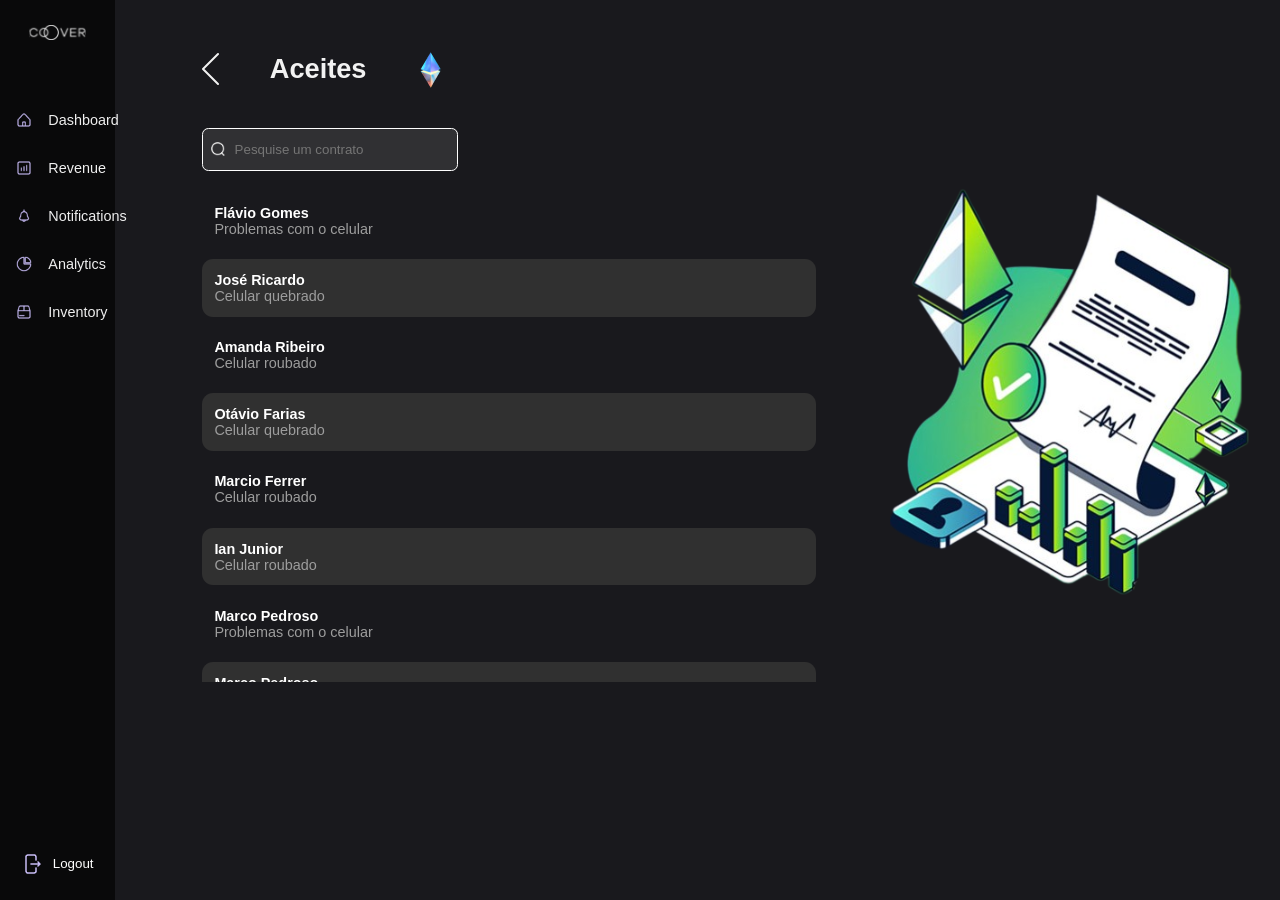
<file: Seguradora/Aceite de indenização/aceiteIndenizacao.html>
<!DOCTYPE html>
<html lang="en">
    <head>
        <meta charset="UTF-8">
        <meta http-equiv="X-UA-Compatible" content="IE=edge">
        <meta name="viewport" content="width=device-width, initial-scale=1.0">
        <title>Coover Indenizações</title>
        <link rel="stylesheet" href="./aceiteIndenizacao.css">
    </head>
<body>
    <nav>
        <div class="logo"></div>
        <ul>
            <li><a href="" class="sidebar-dashboard">Dashboard</a></li>
            <li><a href="" class="sidebar-revenue">Revenue</a></li>
            <li><a href="" class="sidebar-notifications">Notifications</a></li>
            <li><a href="" class="sidebar-analytics">Analytics</a></li>
            <li><a href="" class="sidebar-inventory">Inventory</a></li>
        </ul>
        <button class="logout">Logout</button>
    </nav>
    <main>
        <div class="alinhamento" id="voltarDashboard">
            <img class="voltar" src="../../img/imgSetaEsquerda.svg"/>
            <h1 class="alinhamentotitulo">Aceites</h2>
            <img class="alinhamentotitulo" src="../../../img/ethereum.png"/>
        </div>

        <div class="input-filter-wrapper">
            <input placeholder="Pesquise um contrato" />
        </div>

        <div class="participantes">
            <div class="participante" id="informacoesIndenizacao">
                <p class="id">Flávio Gomes</p>
                <p class="endereco">Problemas com o celular</p>
            </div>
            <div class="participante" id="informacoesIndenizacao">
                <p class="id">José Ricardo</p>
                <p class="endereco">Celular quebrado</p>
            </div>
            <div class="participante" id="informacoesIndenizacao">
                <p class="id">Amanda Ribeiro</p>
                <p class="endereco">Celular roubado</p>
            </div>
            <div class="participante" id="informacoesIndenizacao">
                <p class="id">Otávio Farias</p>
                <p class="endereco">Celular quebrado</p>
            </div>
            <div class="participante" id="informacoesIndenizacao">
                <p class="id">Marcio Ferrer </p>
                <p class="endereco">Celular roubado</p>
            </div>
            <div class="participante" id="informacoesIndenizacao">
                <p class="id">Ian Junior</p>
                <p class="endereco">Celular roubado</p>
            </div>
            <div class="participante" id="informacoesIndenizacao">
                <p class="id">Marco Pedroso</p>
                <p class="endereco">Problemas com o celular</p>
            </div>
            <div class="participante" id="informacoesIndenizacao">
                <p class="id">Marco Pedroso</p>
                <p class="endereco">Problemas com o celular</p>
            </div>
            <div class="participante" id="informacoesIndenizacao">
                <p class="id">Marco Pedroso</p>
                <p class="endereco">Problemas com o celular</p>
            </div>
            <div class="participante" id="informacoesIndenizacao">
                <p class="id">Marco Pedroso</p>
                <p class="endereco">Problemas com o celular</p>
            </div>
        </div>
    </main>
    <div class="alinhamentoImagem">
        <img class="background-image" src="../../../img/imgvisualizacao.svg" alt="">
    </div>
</body>
<script src="./aceitaIndenização1.js"></script>
</html>
</file>
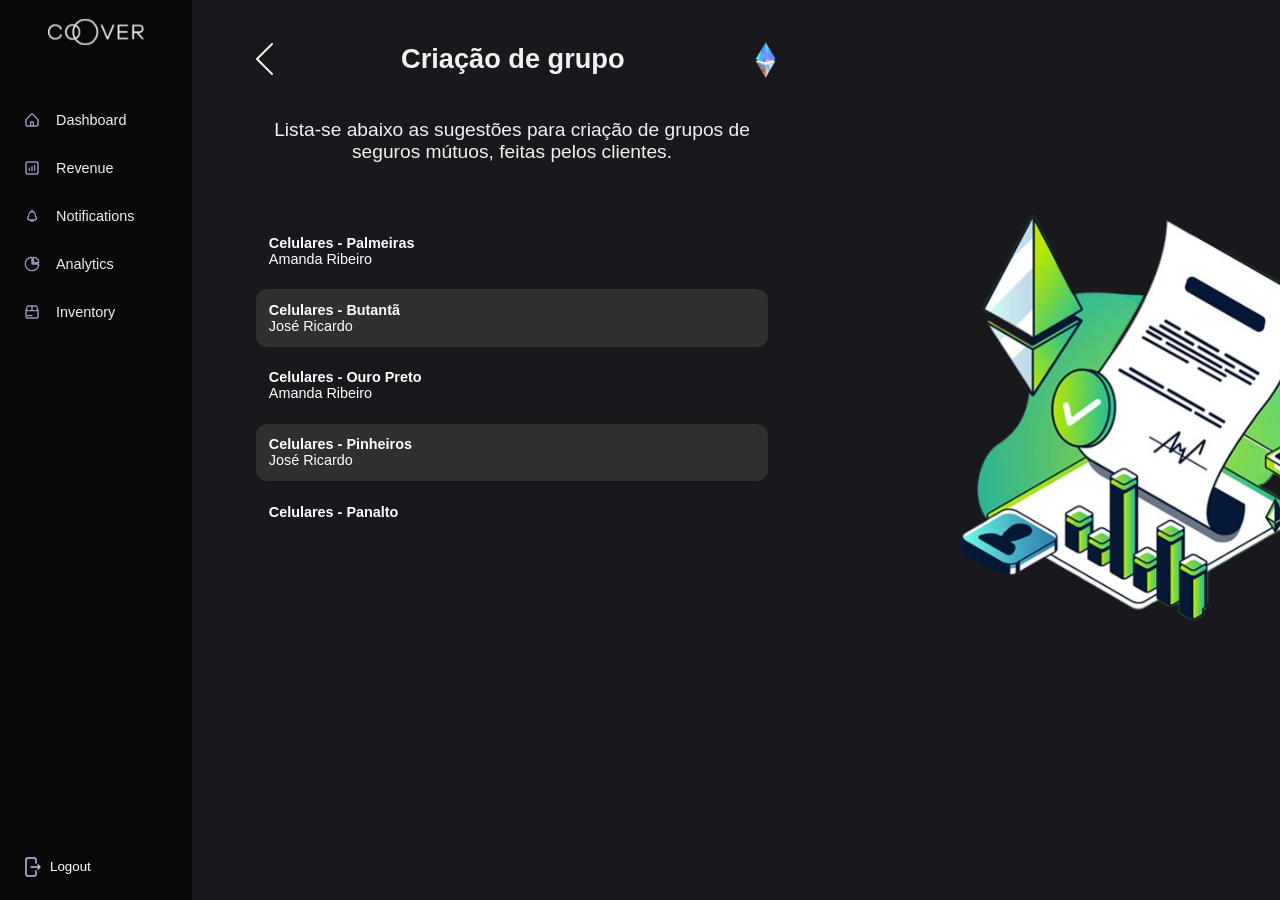
<file: Seguradora/Criação de grupo/visualizacaoGrupo.html>
<!DOCTYPE html>
<html lang="en">
    <head>
        <meta charset="UTF-8">
        <meta http-equiv="X-UA-Compatible" content="IE=edge">
        <meta name="viewport" content="width=device-width, initial-scale=1.0">
        <title>Shopping Mart</title>
        <link rel="stylesheet" href="./visualizacaoGrupo.css">
    </head>
    
<body>
    <nav>
        <div class="logo"></div>
        <ul>
            <li><a href="" class="sidebar-dashboard">Dashboard</a></li>
            <li><a href="" class="sidebar-revenue">Revenue</a></li>
            <li><a href="" class="sidebar-notifications">Notifications</a></li>
            <li><a href="" class="sidebar-analytics">Analytics</a></li>
            <li><a href="" class="sidebar-inventory">Inventory</a></li>
        </ul>
        <button class="logout">Logout</button>
    </nav>
    <main>
        <div class="alinhamentoCelulaTitulo"  onclick="voltarDashboard()">
            <img class="voltar" src="../../img/imgSetaEsquerda.svg">
            <h1 class="alinhamentoTitulo">Criação de grupo</h1>
            <img class="alinhamentoTitulo" src="../../img/ethereum.png">
        </div>

        <p class="textoIntroducaoPagina">Lista-se abaixo as sugestões para criação de grupos de seguros mútuos, feitas pelos clientes.</p>
        
        <div class="alinhamentoCorpoPagina">
            <div class="participantes">
                <div class="participante" id="criarGrupo">
                    <p class="id">Celulares - Palmeiras</p>
                    <p class="endereco">Amanda Ribeiro</p>
                </div>
                <div class="participante"  id="criarGrupo">
                    <p class="id">Celulares - Butantã</p>
                    <p class="endereco">José Ricardo</p>
                </div>
                <div class="participante"  id="criarGrupo">
                    <p class="id">Celulares - Ouro Preto</p>
                    <p class="endereco">Amanda Ribeiro</p>
                </div>
                <div class="participante"  id="criarGrupo">
                    <p class="id">Celulares - Pinheiros</p>
                    <p class="endereco">José Ricardo</p>
                </div>
                <div class="participante"  id="criarGrupo">
                    <p class="id">Celulares - Panalto </p>
                    <p class="endereco">Amanda Ribeiro</p>
                </div>
                <div class="participante"  id="criarGrupo">
                    <p class="id">Celulares - São José dos Campos</p>
                    <p class="endereco">José Ricardo</p>
                </div>
                <div class="participante"  id="criarGrupo">
                    <p class="id">Celulares - Peruíbe</p>
                    <p class="endereco">José Ricardo</p>
                </div>
            </div>
        </div>
    </main>
    <div class="img">
        <img class="imgPagina" src="../../img/imgvisualizacao.svg" alt="">
    </div>
    
</body>
<script src="./gruposSeguroMutuos.js"></script>
</html>
</file>
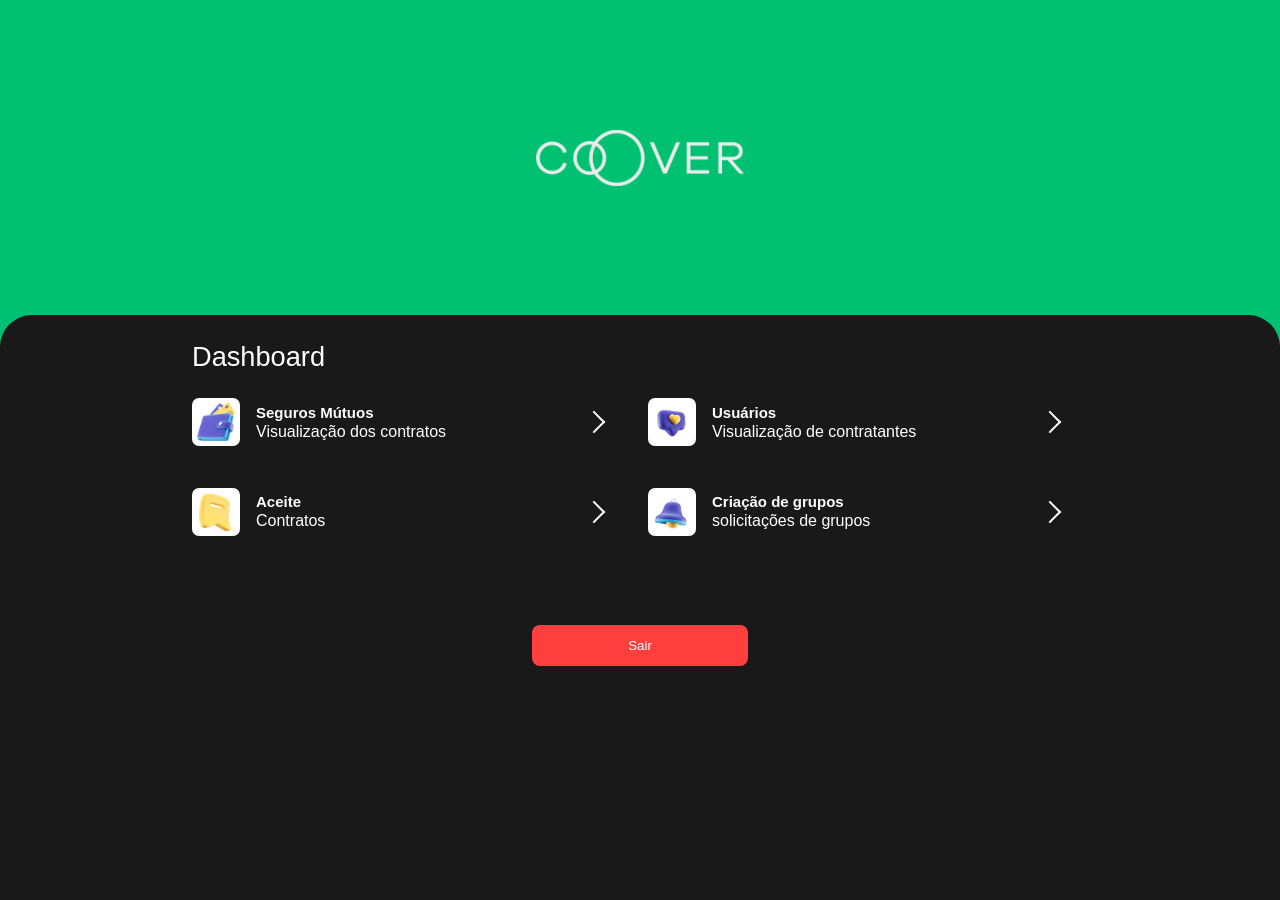
<file: Seguradora/Dashboard/dashboardAdm.html>
<!DOCTYPE html>
<html>
  <head>
    <title>Contratos de Seguros Mútuos</title>
    <link rel="stylesheet" href="./dashboardAdm.css">
  </head>
  <body>

    <header></header>
    
    <div class="body-rounded">
      <!-- Dashboard com botões -->
      <div id="dashboard" src="">
        <p class="texto">Dashboard</p>
        <div class="dashboard-grid">

          <!-- Botão 1 -->
          <button class="dashboard-botao" id="seguroMutuo">
            <img class="dashboard-icone" src="../../img/wallet.png" />
            <div class="dashboard-titulo-subtitulo">
              <p class="dashboard-titulo">Seguros Mútuos</p>
              <p class="dashboard-subtitulo">Visualização dos contratos</p>
            </div>
            <span class="chevron-right"></span>
          </button>

          <!-- Botão 2 -->
          <button class="dashboard-botao" id="usuario">
            <img class="dashboard-icone" src="../../img/chat-balloon.png" />
            <div class="dashboard-titulo-subtitulo">
              <div class="dashboard-titulo">Usuários</div>
              <p class="dashboard-subtitulo">Visualização de contratantes</p>
            </div>
            <span class="chevron-right"></span>
          </button>

          <!-- Botão 4 -->
          <button class="dashboard-botao" id="indenizacoes">
            <img class="dashboard-icone" src="../../img/contract.png" />
            <div class="dashboard-titulo-subtitulo">
              <div class="dashboard-titulo">Aceite</div>
              <p class="dashboard-subtitulo">Contratos</p>
            </div>
            <span class="chevron-right"></span>
          </button>

          <!-- Botão 5 -->
          <button class="dashboard-botao" id="grupoSeguro">
            <img class="dashboard-icone" src="../../img/bell.png" />
            <div class="dashboard-titulo-subtitulo">
              <div class="dashboard-titulo">Criação de grupos</div>
              <p class="dashboard-subtitulo">solicitações de grupos</p>
            </div>
            <span class="chevron-right"></span>
          </button>
          
        </div>
      </div>
      <button class="sair" onclick="sairPlataforma()">Sair</button>
    
    </div>
</body>
<script src="./dashboardAdm.js"></script>
</html>
</file>
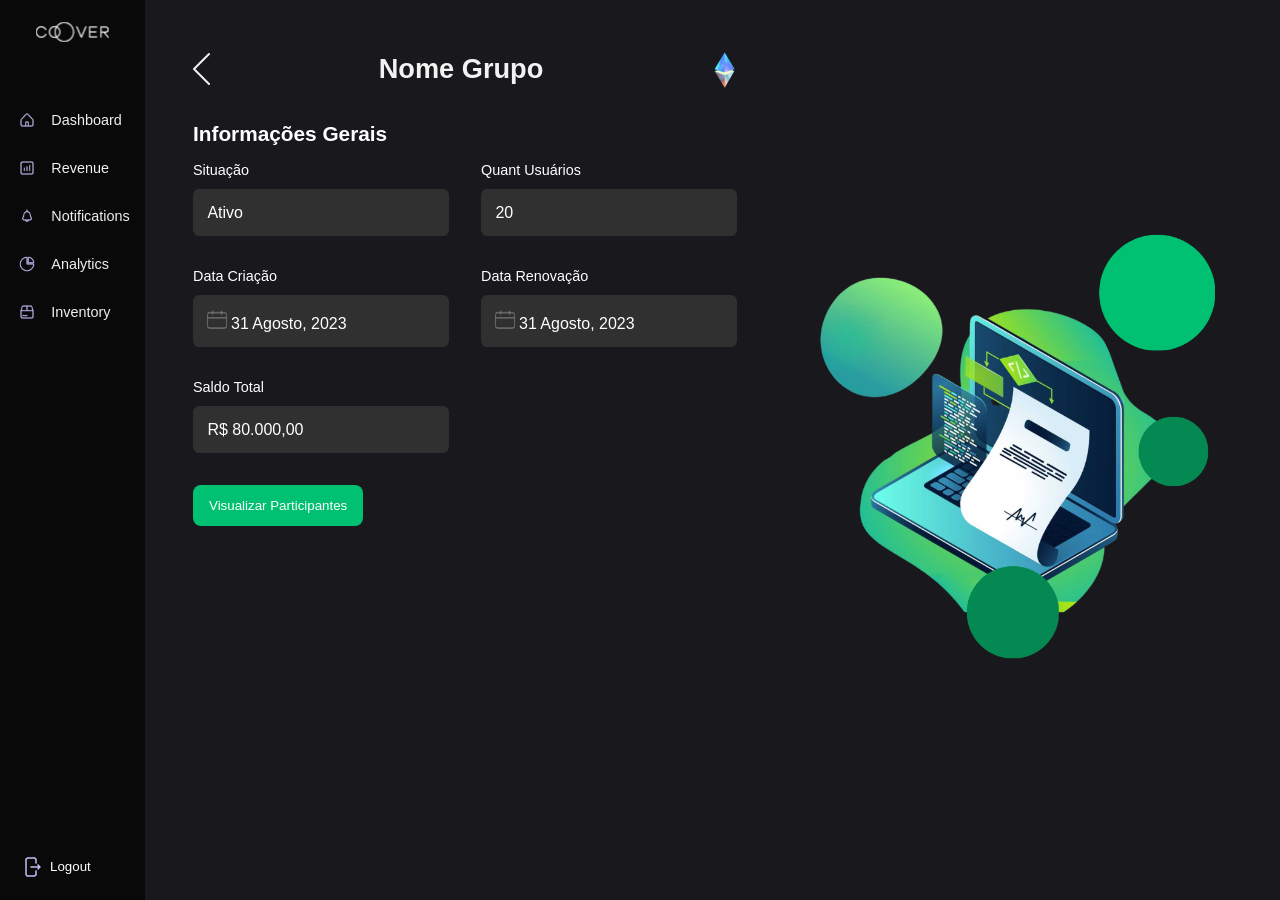
<file: Seguradora/Seguros Mútuos/segurosMutuosInformacao.html>
<!DOCTYPE html>
<html lang="en">
<head>
    <meta charset="UTF-8">
    <meta http-equiv="X-UA-Compatible" content="IE=edge">
    <meta name="viewport" content="width=device-width, initial-scale=1.0">
    <title>Coover - Participantes</title>
    <link rel="stylesheet" href="./segurosMutuosInformacao.css">
</head>
<body>
    <nav>
        <div class="logo"></div>
        <ul>
            <li><a href="" class="sidebar-dashboard">Dashboard</a></li>
            <li><a href="" class="sidebar-revenue">Revenue</a></li>
            <li><a href="" class="sidebar-notifications">Notifications</a></li>
            <li><a href="" class="sidebar-analytics">Analytics</a></li>
            <li><a href="" class="sidebar-inventory">Inventory</a></li>
        </ul>
        <button class="logout">Logout</button>
    </nav>
    <main>
        <div class="alinhamentoPagina" onclick="voltarSeguroVisualizacao()">
            <img class="voltar" id="voltarVisualizacao" src="../../img/imgSetaEsquerda.svg"/>
            <h1>Nome Grupo</h2>
            <img src="../../img/ethereum.png"/>
        </div>
        <h2>Informações Gerais</h2>
        <div class="info-container">
            <div class="info-wrapper">
                <label>Situação</label>
                <p class="saldo-total">Ativo</p>
            </div>
            
            <div class="info-wrapper">
                <label>Quant Usuários</label>
                <p class="saldo-total">20</p>
            </div>

            <div class="info-wrapper">
                <label>Data Criação</label>
                <p class="saldo-total"><img class="imgData" src="../../img/calendar.png"/> 31 Agosto, 2023</p>
            </div>
            
            <div class="info-wrapper">
                <label>Data Renovação</label>
                <p class="saldo-total"><img class="imgData" src="../../img/calendar.png"/> 31 Agosto, 2023</p>
            </div>

            <div class="info-wrapper">
                <label>Saldo Total</label>
                <p class="saldo-total">R$ 80.000,00</p>
            </div>            
        </div>

        <button class="button" onclick="visualizarParticipantes()" >Visualizar Participantes</button>

    </main>
    <img class="background-image" src="../../img/imgHome2.svg">
</body>
<script src="./segurosMutuos.js"></script>
</html>
</file>
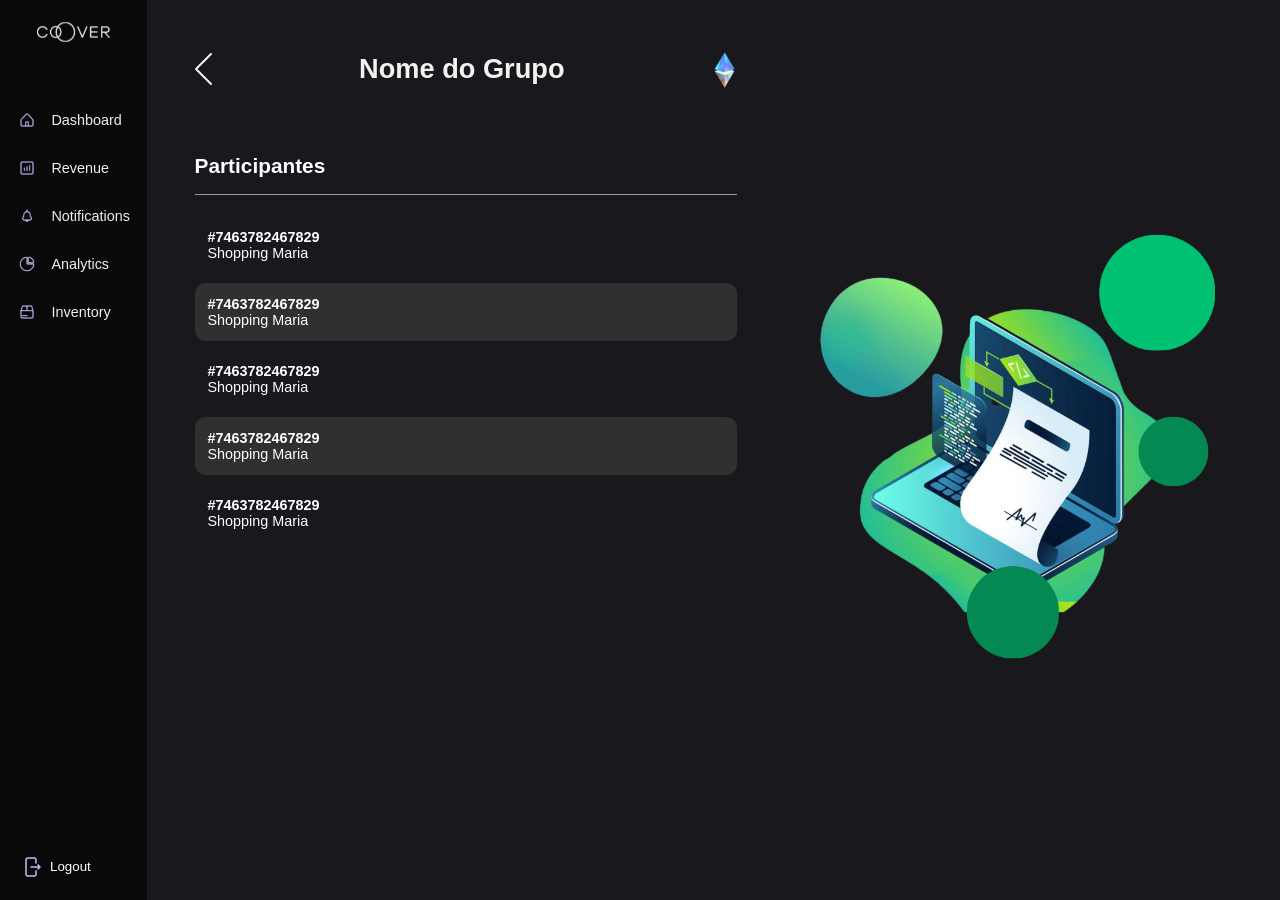
<file: Seguradora/Seguros Mútuos/segurosMutuosParticipantes.html>
<!DOCTYPE html>
<html lang="en">
    <head>
        <meta charset="UTF-8">
        <meta http-equiv="X-UA-Compatible" content="IE=edge">
        <meta name="viewport" content="width=device-width, initial-scale=1.0">
        <title>Grupo - Seguro Mútuo</title>
        <link rel="stylesheet" href="./segurosMutuosParticipantes.css">
    </head>
<body>
    <nav>
        <div class="logo"></div>
        <ul>
            <li><a href="" class="sidebar-dashboard">Dashboard</a></li>
            <li><a href="" class="sidebar-revenue">Revenue</a></li>
            <li><a href="" class="sidebar-notifications">Notifications</a></li>
            <li><a href="" class="sidebar-analytics">Analytics</a></li>
            <li><a href="" class="sidebar-inventory">Inventory</a></li>
        </ul>
        <button class="logout">Logout</button>
    </nav>
    <main>
        <div  onclick="voltarSeguroInformacoes()" class="alinhamentoPagina">
            <img class="voltar" src="../../img/imgSetaEsquerda.svg">
            <h1>Nome do Grupo</h2>
            <img src="../../img/ethereum.png"/>
            
        </div>
        
        <h2>Participantes</h2>
        <div class="participantes alinhamentoTabela">
            <div class="participante" onclick="visualizarUsuario()">
                <p class="id">#7463782467829</p>
                <p class="endereco">Shopping Maria</p>
            </div>
            <div class="participante" onclick="visualizarUsuario()">
                <p class="id">#7463782467829</p>
                <p class="endereco">Shopping Maria</p>
            </div>
            <div class="participante" onclick="visualizarUsuario()">
                <p class="id">#7463782467829</p>
                <p class="endereco">Shopping Maria</p>
            </div>
            <div class="participante" onclick="visualizarUsuario()">
                <p class="id">#7463782467829</p>
                <p class="endereco">Shopping Maria</p>
            </div>
            <div class="participante" onclick="visualizarUsuario()">
                <p class="id">#7463782467829</p>
                <p class="endereco">Shopping Maria</p>
            </div>
            <div class="participante" onclick="visualizarUsuario()">
                <p class="id">#7463782467829</p>
                <p class="endereco">Shopping Maria</p>
            </div>
            <div class="participante" onclick="visualizarUsuario()">
                <p class="id">#7463782467829</p>
                <p class="endereco">Shopping Maria</p>
            </div>
        </div>
    </main>
    <img class="background-image" src="../../img/imgHome2.svg" alt="">
</body>
<script src="./segurosMutuos.js"></script>
</html>
</file>
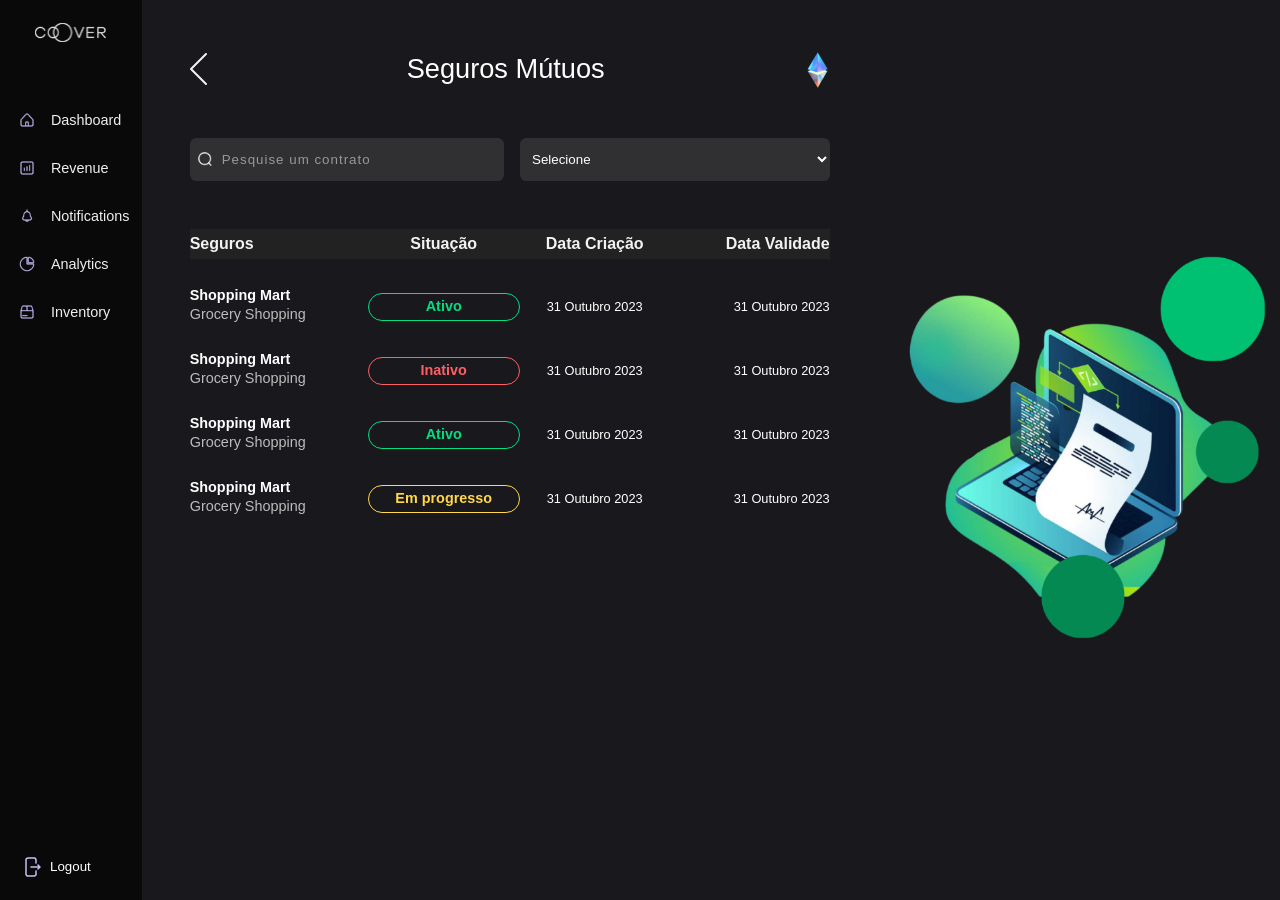
<file: Seguradora/Seguros Mútuos/segurosMutuosVisualizacao.html>
<!DOCTYPE html>
<html lang="en">
<head>
    <meta charset="UTF-8">
    <meta http-equiv="X-UA-Compatible" content="IE=edge">
    <meta name="viewport" content="width=device-width, initial-scale=1.0">
    <title>Seguros Mútuos</title>
    <link rel="stylesheet" href="./segurosMutuosVisualizacao.css">
</head>
<body>
    <div class="alinhamentoPage">
        <nav>
            <div class="logo"></div>
            <ul>
                <li><a href="" class="sidebar-dashboard">Dashboard</a></li>
                <li><a href="" class="sidebar-revenue">Revenue</a></li>
                <li><a href="" class="sidebar-notifications">Notifications</a></li>
                <li><a href="" class="sidebar-analytics">Analytics</a></li>
                <li><a href="" class="sidebar-inventory">Inventory</a></li>
            </ul>
            <button class="logout">Logout</button>
        </nav>
        <main>
            <div class="alinhamento"  onclick="voltarDahboard()">
                <img class="voltar" src="../../img/imgSetaEsquerda.svg">
                <p>Seguros Mútuos</p>
                <img src="../../img/ethereum.png"/>
            </div>
            
            <div class="input-filter-wrapper">
                <input placeholder="Pesquise um contrato" />
                <select name="" id="">
                    <option selected value="">Selecione</option>
                    <option value="">Ativo</option>
                    <option value="">Inativo</option>
                    <option value="">Em progresso</option>
                </select>
            </div>
            <h2 class="mobile-titulo">Seguros Mútuos - Celulares</h2>
            <div class="alinhamentoTabela">
                <table>
                    <thead>
                        <th>Seguros</th>
                        <th>Situação</th>
                        <th>Data Criação</th>
                        <th>Data Validade</th>
                    </thead>
                    <tbody>
                        <tr id="informacaoSeguro">
                            <td class="seguros-name">
                                <p>Shopping Mart</p>
                                <p>Grocery Shopping</p>
                            </td>
                            <td><p class="situacao">Ativo</p></td>
                            <td><p class="data-criacao">31 Outubro 2023</p></td>
                            <td><p class="data-validade">31 Outubro 2023</p></td>
                        </tr>
                        <tr id="informacaoSeguro">
                            <td class="seguros-name">
                                <p>Shopping Mart</p>
                                <p>Grocery Shopping</p>
                            </td>
                            <td><p class="situacao inativo">Inativo</p></td>
                            <td><p class="data-criacao">31 Outubro 2023</p></td>
                            <td><p class="data-validade">31 Outubro 2023</p></td>
                        </tr>
                        <tr id="informacaoSeguro">
                            <td class="seguros-name">
                                <p>Shopping Mart</p>
                                <p>Grocery Shopping</p>
                            </td>
                            <td><p class="situacao">Ativo</p></td>
                            <td><p class="data-criacao">31 Outubro 2023</p></td>
                            <td><p class="data-validade">31 Outubro 2023</p></td>
                        </tr>
                        <tr id="informacaoSeguro">
                            <td class="seguros-name">
                                <p>Shopping Mart</p>
                                <p>Grocery Shopping</p>
                            </td>
                            <td><p class="situacao em-progresso">Em progresso</p></td>
                            <td><p class="data-criacao">31 Outubro 2023</p></td>
                            <td><p class="data-validade">31 Outubro 2023</p></td>
                        </tr>
                        <tr id="informacaoSeguro">
                            <td class="seguros-name">
                                <p>Shopping Mart</p>
                                <p>Grocery Shopping</p>
                            </td>
                            <td><p class="situacao em-progresso">Em progresso</p></td>
                            <td><p class="data-criacao">31 Outubro 2023</p></td>
                            <td><p class="data-validade">31 Outubro 2023</p></td>
                        </tr>
                        <tr id="informacaoSeguro">
                            <td class="seguros-name">
                                <p>Shopping Mart</p>
                                <p>Grocery Shopping</p>
                            </td>
                            <td><p class="situacao em-progresso">Em progresso</p></td>
                            <td><p class="data-criacao">31 Outubro 2023</p></td>
                            <td><p class="data-validade">31 Outubro 2023</p></td>
                        </tr>
                        <tr  id="informacaoSeguro">
                            <td class="seguros-name">
                                <p>Shopping Mart</p>
                                <p>Grocery Shopping</p>
                            </td>
                            <td><p class="situacao em-progresso">Em progresso</p></td>
                            <td><p class="data-criacao">31 Outubro 2023</p></td>
                            <td><p class="data-validade">31 Outubro 2023</p></td>
                        </tr>
                    </tbody>
                </table>
            </div>
        </main>
        <img class="background-image" src="../../img/seguros-bg.png" src="">
    </div>
    
</body>
<script src="./segurosMutuos.js"></script>
</html>
</file>
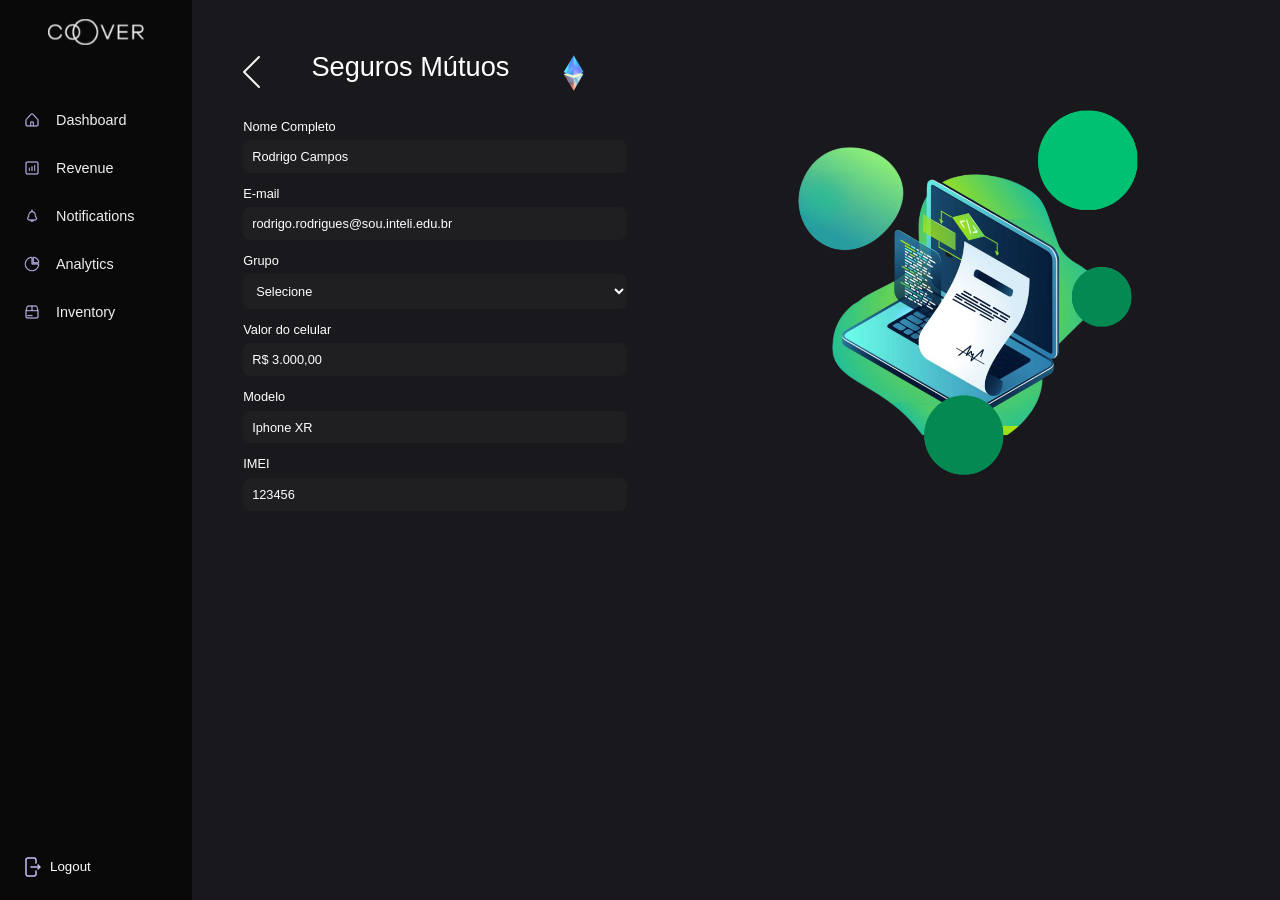
<file: Seguradora/Usuários/informacoesUser.html>
<!DOCTYPE html>
<html lang="en">
    <head>
        <meta charset="UTF-8">
        <meta http-equiv="X-UA-Compatible" content="IE=edge">
        <meta name="viewport" content="width=device-width, initial-scale=1.0">
        <title>Visualização de Usuários</title>
        <link rel="stylesheet" href="./informacoesUser.css">
    </head>
<body>
    <div class="alinhamento">
        <nav>
            <div class="logo"></div>
            <ul>
                <li><a href="" class="sidebar-dashboard">Dashboard</a></li>
                <li><a href="" class="sidebar-revenue">Revenue</a></li>
                <li><a href="" class="sidebar-notifications">Notifications</a></li>
                <li><a href="" class="sidebar-analytics">Analytics</a></li>
                <li><a href="" class="sidebar-inventory">Inventory</a></li>
            </ul>
            <button class="logout">Logout</button>
        </nav>

        <div class="corpo">
            <div class="alinhamentoTitulo" onclick="voltarVisualizacaoUsuario()">
                <img class="voltar" src="../../img/imgSetaEsquerda.svg">
                <p class="titulo" >Seguros Mútuos</p>
                <img class="titulo" src="../../img/ethereum.png"/>
            </div>
            <div class="informacoesUser">
                <div class="alinhamentoInformacoes">
                    <p class="campoInput">Nome Completo</p>
                    <p class="informacoesLabel">Rodrigo Campos</p>
                </div>
                <div class="alinhamentoInformacoes">
                    <p class="campoInput">E-mail</p>
                    <p class="informacoesLabel">rodrigo.rodrigues@sou.inteli.edu.br</p>
                </div>
                <div class="alinhamentoInformacoes">
                    <p class="campoInput">Grupo</p>
                    <select class="informacoesLabel">
                        <option>Selecione</option>
                        <option>Itaquera - Celulares 2</option>
                    </select>
                </div>
                <div class="alinhamentoInformacoes">
                    <p class="campoInput">Valor do celular</p>
                    <p class="informacoesLabel">R$ 3.000,00</p>
                </div>
                <div class="alinhamentoInformacoes">
                    <p class="campoInput">Modelo</p>
                    <p class="informacoesLabel">Iphone XR</p>
                </div>
                <div class="alinhamentoInformacoes">
                    <p class="campoInput">IMEI</p>
                    <p class="informacoesLabel">123456</p>
                </div>
            </div>
        </div>

        <div class="imgAlinhamento">
            <img  class="imgTamanho" src="../../img/imgHome2.svg">
        </div>
    </div>
</body>
<script src="./usuario.js"></script>
</html>
</file>
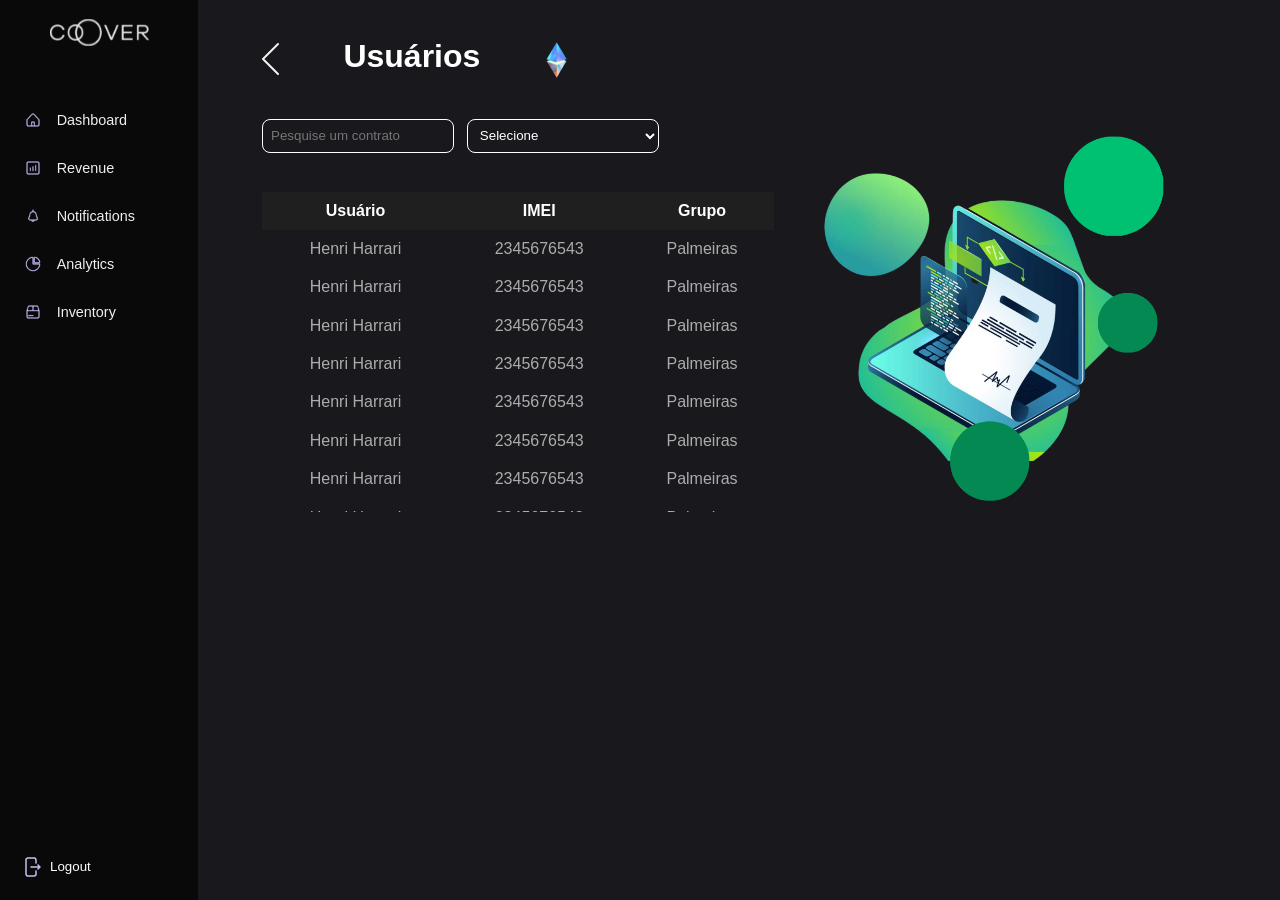
<file: Seguradora/Usuários/visualizacaoUsuario.html>
<!DOCTYPE html>
<html lang="en">
    <head>
        <meta charset="UTF-8">
        <meta http-equiv="X-UA-Compatible" content="IE=edge">
        <meta name="viewport" content="width=device-width, initial-scale=1.0">
        <title>Visualização de Usuários</title>
        <link rel="stylesheet" href="./visualizacaoUsuario.css">
    </head>
<body>
    <div class="alinhamento">
        <nav>
            <div class="logo"></div>
            <ul>
                <li><a href="" class="sidebar-dashboard">Dashboard</a></li>
                <li><a href="" class="sidebar-revenue">Revenue</a></li>
                <li><a href="" class="sidebar-notifications">Notifications</a></li>
                <li><a href="" class="sidebar-analytics">Analytics</a></li>
                <li><a href="" class="sidebar-inventory">Inventory</a></li>
            </ul>
            <button class="logout">Logout</button>
        </nav>
        <div class="corpo">
            <div class="Titulo">

                <div class="alinhamentoPagina"  onclick="voltarDashbard()">
                    <img class="voltar" src="../../img/imgSetaEsquerda.svg">
                    <h1 class="margemTitulo">Usuários</h1>
                    <img class="margemTitulo" src="../../img/ethereum.png"/>
                </div>
                
                <div class="input-filter-wrapper">
                    <input class="pesquisar" placeholder="Pesquise um contrato" />
                    <select class="pesquisar">
                        <option selected value="">Selecione</option>
                        <option value="">Ativo</option>
                        <option value="">Inativo</option>
                        <option value="">Em progresso</option>
                    </select>
                </div>
            </div>
            <div class="rolagemTabela">
                <table class="table">
                    <thead>
                        <tr>
                          <th scope="col">Usuário</th>
                          <th scope="col">IMEI</th>
                          <th scope="col">Grupo</th>
                        </tr>
                    </thead>
                      <tbody>
                        <tr onclick="usuarioInformacoes()">
                          <td>Henri Harrari</td>
                          <td>2345676543</td>
                          <td>Palmeiras</td>
                        </tr>
                        <tr onclick="usuarioInformacoes()">
                        <td>Henri Harrari</td>
                        <td>2345676543</td>
                        <td>Palmeiras</td>
                        </tr>
                        <tr onclick="usuarioInformacoes()">
                        <td>Henri Harrari</td>
                        <td>2345676543</td>
                        <td>Palmeiras</td>
                        </tr>
                        <tr onclick="usuarioInformacoes()">
                        <td>Henri Harrari</td>
                        <td>2345676543</td>
                        <td>Palmeiras</td>
                        </tr>
                        <tr onclick="usuarioInformacoes()">
                        <td>Henri Harrari</td>
                        <td>2345676543</td>
                        <td>Palmeiras</td>
                        </tr>
                        <tr onclick="usuarioInformacoes()">
                        <td>Henri Harrari</td>
                        <td>2345676543</td>
                        <td>Palmeiras</td>
                        </tr>
                        <tr onclick="usuarioInformacoes()">
                        <td>Henri Harrari</td>
                        <td>2345676543</td>
                        <td>Palmeiras</td>
                        </tr>
                        <tr onclick="usuarioInformacoes()">
                        <td>Henri Harrari</td>
                        <td>2345676543</td>
                        <td>Palmeiras</td>
                        </tr>
                        <tr onclick="usuarioInformacoes()">
                        <td>Henri Harrari</td>
                        <td>2345676543</td>
                        <td>Palmeiras</td>
                        </tr>
                        <tr onclick="usuarioInformacoes()">
                        <td>Henri Harrari</td>
                        <td>2345676543</td>
                        <td>Palmeiras</td>
                        </tr>
                        <tr onclick="usuarioInformacoes()">
                        <td>Henri Harrari</td>
                        <td>2345676543</td>
                        <td>Palmeiras</td>
                        </tr>
                      </tbody>
                </table>
            </div>
        </div>
        <div class="imgAlinhamento">
            <img  class="imgTamanho" src="../../img/imgHome2.svg">
        </div>
    </div>
    
</div>
</body>
<script src="./usuario.js"></script>
</html>
</file>
<file: Seguradora/Aceite de indenização/aceiteIndenizacao.css>
*{
    margin: 0;
    padding: 0;
    box-sizing: border-box;
}

body {
    font-family: 'Roboto', sans-serif;
    display: flex;
    justify-content: space-around;
    background-color: #19191D;
}


nav {
    width: 20vw;
    min-width: fit-content;
    display: flex;
    flex-direction: column;
    height: 100vh;
    background-color: #09090A;
}
nav .logo {
    background-image: url(../../../img/LogoCoover.svg);
    background-size: contain;
    background-position: center;
    background-repeat: no-repeat;
    width: 50%;
    align-self: center;
    height: 4rem;
}
nav input {
    width: 80%;
    align-self: center;
    margin-top: 1.5rem;
    padding: .8rem;
    border: none;
    outline: none;
    border-radius: .7rem;
    background-color: #1F1F22;
    background-image: url(../../../img/search.png);
    background-repeat: no-repeat;
    background-position: .3rem center;
    text-indent: 1.3rem;
}
nav input::placeholder {
    color: #EFEFEF;
    font-size: .8rem;
}
nav ul {
    padding-top: 2rem;
}
nav ul li {
    display: flex;
    justify-content: center;
    list-style: none;
}
nav ul li .sidebar-dashboard {
    background-image: url(../../../img/sidebar-home.png);
}
nav ul li .sidebar-revenue {
    background-image: url(../../../img/revenue.png);
}
nav ul li .sidebar-notifications {
    background-image: url(../../../img/notifications.png);
}
nav ul li .sidebar-analytics {
    background-image: url(../../../img/analytics.png);
}
nav ul li .sidebar-inventory {
    background-image: url(../../../img/inventory.png);
}
nav ul li a {
    display: inline-flex;
    align-items: center;
    margin: 1rem 0;
    width: 80%;
    font-size: .9rem;
    text-indent: 2.3rem;
    color: #EFEFEF;
    text-decoration: none;
    background-position: .3rem;
    background-size: contain;
    background-repeat: no-repeat;
}
nav .logout {
    background-image: url(../../../img/logout.png);
    background-repeat: no-repeat;
    background-position: .3rem;
    position: absolute;
    left: 1rem;
    bottom: 1rem;
    background-color: transparent;
    text-indent: 1.5rem;
    border: none;
    color: #fff;
    padding: 1vw;
}

.alinhamentoImagem{
    margin-top: 13vw;
    margin-right: 5vw;
}

.participantes{
    overflow: auto;
    height: 55vh;
    width: 50vw;
    margin-left: 3vw;
}

.participante{
    width: 48vw;
}

.voltar{
   cursor: pointer;
}

.alinhamento{
    display: flex;
    margin-left: 3vw;
}

.alinhamentotitulo{
    margin-left: 4vw;
}

.input-filter-wrapper input {
    background-color: #303033;
    border-radius: .4rem;
    color: #fff;
    width: 20vw;
    border: none;
    outline: none;
    background-image: url(../../../img/white-search.png);
    background-repeat: no-repeat;
    background-position: .5rem;
    background-size: .9rem;
    padding: .8rem 3rem .8rem 2rem;
    border: 1px solid #fff;
    margin-left: 3vw;
    margin-top: 3vw;
}
main {
    width: 100%;
    padding: 3rem;
}
main h1 {
    font-size: 1.7rem;
    font-weight: 700;
    color: #F2F2F2;
    display: inline-flex;
    align-items: center ;
}
input{
    color: #EFEFEF;
}
main h1 img {
    height: auto;
    margin-left: 1rem;
}
.background-image {
    display: none;
    height: 50vh;
    justify-self: center;
    align-self: center;
    margin-right: 3vw;
}
main h2 {
    color: #fff;
    margin-top: 3rem;
    font-size: 1.3rem;
    padding: 1rem 0;
    border-bottom: .1rem solid #999;
}
main .participantes {
    margin-top: 1rem;
    display: flex;
    flex-direction: column;
    cursor: pointer;
}
.participantes .participante {
    padding: .8rem;
    border-radius: .7rem;
    margin: .3rem 0;
}
.participantes .participante:nth-child(even) {
    background-color: #303030;
}
.participantes .participante .id {
    color: #fff;
    font-weight: 600;
    font-size: .9rem;
}
.participantes .participante .endereco {
    font-size: .9rem;
}
@media (min-width: 1024px) {
    .background-image {
        display: block;
    }
}
@media (max-width: 428px) {
    nav {
        display: none;
    }
}

main {
    width: 100%;
    padding: 3rem;
}
main h1 {
    font-size: 1.7rem;
    font-weight: 700;
    color: #F2F2F2;
    display: inline-flex;
    align-items: center ;
}
main h1 img {
    height: auto;
    margin-left: 1rem;
}
.background-image {
    display: none;
    height: 50vh;
    justify-self: center;
    align-self: center;
    margin-right: 3rem;
}
main h2 {
    color: #fff;
    margin-top: 3rem;
    font-size: 1.3rem;
    padding: 1rem 0;
    border-bottom: .1rem solid #999;
}
main .participantes {
    margin-top: 1rem;
    display: flex;
    flex-direction: column;
}
.participantes .participante {
    padding: .8rem;
    border-radius: .7rem;
    margin: .3rem 0;
}
.participantes .participante:nth-child(even) {
    background-color: #303030;
}
.participantes .participante .id {
    color: #fff;
    font-weight: 600;
    font-size: .9rem;
}
.participantes .participante .endereco {
    font-size: .9rem;
    color: #9D9D9D;
}
@media (min-width: 1024px) {
    .background-image {
        display: block;
    }
}

/* Remove a aparência padrão da barra de rolagem */
::-webkit-scrollbar {
    width: 8px;
}

::-webkit-scrollbar-track {
    background-color: #f1f1f1;
}

::-webkit-scrollbar-thumb {
    background-color: #888;
}

::-webkit-scrollbar-thumb:hover {
    background-color: #555;
}

.table-container {
    scrollbar-width: thin;
    scrollbar-color: #535353 #8d8d8d;
}

.table-container ::-webkit-scrollbar-track {
    background: #7e7e7e;
}

.table-container ::-webkit-scrollbar-thumb {
    background-color: #373737;
    border-radius: 20px;
    border: 3px solid #696969;
}

.table-container ::-webkit-scrollbar-thumb:hover {
    background-color: #555;
}


@media (max-width: 428px) {

    nav {
        display: none;
    }

    .alinhamentoImagem{
        margin-top: 13vw;
        margin-right: 5vw;
    }
    
    .participantes{
        overflow-y: hidden;
        width: 80vw;
        height: 100%;
    }
    
    .participante{
        width: 70vw;
    }
    
    .voltar{
       cursor: pointer;
    }
    
    .alinhamento{
        display: flex;
        margin-left: 4vw;
    }
    
    .alinhamentotitulo{
        margin-left: 15vw;
    }
    
    .input-filter-wrapper input {
        background-color: #303033;
        border-radius: .4rem;
        color: #fff;
        width: 70vw;
        border: none;
        outline: none;
        background-image: url(../../../img/white-search.png);
        background-repeat: no-repeat;
        background-position: .5rem;
        background-size: .9rem;
        padding: .8rem 3rem .8rem 2rem;
        border: 1px solid #fff;
        margin-left: 3vw;
        margin-top: 10vw;
    }

    .background-image {
        display: none;
        height: 50vh;
        justify-self: center;
        align-self: center;
        margin-right: 3vw;
    }
}

.imgHome{
    margin-top: 5vh;
    margin-left: 5vw;
    width: 45vw;
    height: 80vh;
}

.imgHome2{
    margin-top: 10vh;
    width: 45vw;
    height: 80vh;
}

.logoCoover{
    margin-left: 10vw;
    width: 15vw;
    height: 15vh;
}

.logoCoover2{
    margin-top: 20vh;
    margin-left: 12vw;
    width: 15vw;
    height: 15vh;
}

p{
    color: #ffffff;
    font-family: Arial, Helvetica, sans-serif;
    font-size: 1.7rem;
}

.homeText{
    margin-top: 20vh;
}

.logoMeta{
    width: 3vw;
    height: 5vh;
}

.home{
    display: flex;
}

#metamask{
    display: flex;
    margin-top: 7vh;
    align-items: center;
    justify-content: center;  
    margin-left: 8vw;
}

.textTitulo{
  
    margin-top: 5vh;
    color: #ffffff;
    font-family: Arial, Helvetica, sans-serif;
    font-size: 2.2rem;
}

#continuar{
    
    margin-top: 3vh;
    color: #ffffff;
    font-family: Arial, Helvetica, sans-serif;
    font-size: 1.7rem;

    padding: 10px;
  
    border: none;
    border-radius: 8px;
    cursor: pointer;
    text-align: center;
    width: 9vw;
}
.inputValue{
    margin-top: 5vh;
    color: #ffffff;
    font-family: Arial, Helvetica, sans-serif;
    font-size: 1.5rem;
    margin-left: 12vw;
}

.inputImei{
    width: 25vw;
    height: 4vh;
    border-radius: 8px;
    border: none;
    margin-left: 12vw;
    margin-top: 2vh;
    text-decoration: none;
    outline: 0;
    padding: 10px;
    font-size: 1.5rem;
}

.text3{
    margin-top: 3vh;
    color: #ffffff;
    font-family: Arial, Helvetica, sans-serif;
    font-size: 2.3rem;
    margin-left: 12vw;
}

.text{
    margin-top: 3vh;
    color: #ffffff;
    font-family: Arial, Helvetica, sans-serif;
    font-size: 1.7rem;
}

button{
    padding: 10px;
    background-color: #00C171;
    color: #fff;
    border: none;
    border-radius: 8px;
    cursor: pointer;
    margin-right: 10px;
}

.hash{
    padding: 10px;
    background-color: #00C171;
    color: #fff;
    border: none;
    border-radius: 8px;
    cursor: pointer;
    margin-top: 3vh;
    color: #ffffff;
    font-family: Arial, Helvetica, sans-serif;
    font-size: 1.2rem;
    margin-left: 12vw;
}
  
.hash2{
    padding: 10px;
    color: #ffffff;
    border: none;
    border-radius: 8px;
    cursor: pointer;
    margin-top: 3vh;
    font-family: Arial, Helvetica, sans-serif;
    font-size: 1.2rem;
    margin-left: 12vw;
}
</file>
<file: Seguradora/Criação de grupo/visualizacaoGrupo.css>
body {
    font-family: 'Roboto', sans-serif;
    display: flex;
    justify-content: space-around;
}

nav {
    width: 15vw;
    min-width: fit-content;
    display: flex;
    flex-direction: column;
    height: 100vh;
    background-color: #09090A;
}
nav .logo {
    background-image: url(../../../img/LogoCoover.svg);
    background-size: contain;
    background-position: center;
    background-repeat: no-repeat;
    width: 50%;
    align-self: center;
    height: 4rem;
}
nav input {
    width: 80%;
    align-self: center;
    margin-top: 1.5rem;
    padding: .8rem;
    border: none;
    outline: none;
    border-radius: .7rem;
    background-color: #1F1F22;
    background-image: url(../../../img/search.png);
    background-repeat: no-repeat;
    background-position: .3rem center;
    text-indent: 1.3rem;
}
nav input::placeholder {
    color: #EFEFEF;
    font-size: .8rem;
}
nav ul {
    padding-top: 2rem;
}
nav ul li {
    display: flex;
    justify-content: center;
    list-style: none;
}
nav ul li .sidebar-dashboard {
    background-image: url(../../../img/sidebar-home.png);
}
nav ul li .sidebar-revenue {
    background-image: url(../../../img/revenue.png);
}
nav ul li .sidebar-notifications {
    background-image: url(../../../img/notifications.png);
}
nav ul li .sidebar-analytics {
    background-image: url(../../../img/analytics.png);
}
nav ul li .sidebar-inventory {
    background-image: url(../../../img/inventory.png);
}
nav ul li a {
    display: inline-flex;
    align-items: center;
    margin: 1rem 0;
    width: 80%;
    font-size: .9rem;
    text-indent: 2.3rem;
    color: #EFEFEF;
    text-decoration: none;
    background-position: .3rem;
    background-size: contain;
    background-repeat: no-repeat;
}
nav .logout {
    background-image: url(../../../img/logout.png);
    background-repeat: no-repeat;
    background-position: .3rem;
    position: absolute;
    left: 1rem;
    bottom: 1rem;
    background-color: transparent;
    text-indent: 1.5rem;
}


main {
    width: 60vw;
}

main h1 {
    font-size: 1.7rem;
    font-weight: 700;
    color: #F2F2F2;
    display: inline-flex;
    align-items: center ;
}

input{
    color: #EFEFEF;
}

main h1 img {
    height: auto;
    margin-left: 1rem;
}

.imgPagina {
    display: none;
    height: 50vh;
    justify-self: center;
    align-self: center;
    margin-right: 3rem;
    margin-top: 15vw;
}

.img{
    width: 25vw;
}

.voltar{
    cursor: pointer;
}

.alinhamentoCelulaTitulo{
    margin-top: 3vw;
    margin-left: 5vw;
    display: flex;
}

.alinhamentoTitulo{
    margin-left: 10vw;
}

/* Remove a aparência padrão da barra de rolagem */
::-webkit-scrollbar {
    width: 8px;
}

::-webkit-scrollbar-track {
    background-color: #f1f1f1;
}

::-webkit-scrollbar-thumb {
    background-color: #888;
}

::-webkit-scrollbar-thumb:hover {
    background-color: #555;
}

.table-container {
    scrollbar-width: thin;
    scrollbar-color: #535353 #8d8d8d;
}

.table-container ::-webkit-scrollbar-track {
    background: #7e7e7e;
}

.table-container ::-webkit-scrollbar-thumb {
    background-color: #373737;
    border-radius: 20px;
    border: 3px solid #696969;
}

.table-container ::-webkit-scrollbar-thumb:hover {
    background-color: #555;
}

.alinhamentoCorpoPagina{
    margin-left: 5vw;
    margin-top: 3vw;
    overflow: auto;
    height: 25vw;
    width: 45vw;
}

.participante{
    width: 40vw;
}

.textoIntroducaoPagina{
    font-size: 1.5vw;
    width: 40vw;
    text-align: center;
    color: #F2F2F2;
    margin-left: 5vw;
    margin-top: 3vw;
}

main .participantes {
    margin-top: 1rem;
    display: flex;
    flex-direction: column;
    cursor: pointer;
}
.participantes .participante {
    padding: .8rem;
    border-radius: .7rem;
    margin: .3rem 0;
}
.participantes .participante:nth-child(even) {
    background-color: #303030;
}
.participantes .participante .id {
    color: #fff;
    font-weight: 600;
    font-size: .9rem;
}
.participantes .participante .endereco {
    font-size: .9rem;
}

@media (min-width: 1024px) {
    .imgPagina {
        display: block;
    }
}
@media (max-width: 428px) {

    nav {
        display: none;
    }
    .img{
        display: none;
    }

    main{
        width: 90vw;
    }
    
    .alinhamentoCelulaTitulo{
        margin-top: 15vw;
        margin-left: 4vw;
        display: flex;
    }
    
    .alinhamentoTitulo{
        margin-left: 8vw;
    }
    
    main h1 {
        height: auto;
        margin-left: 1rem;
        font-size: 1.5rem;
    }

    .alinhamentoCorpoPagina{
        margin-left: 10vw;
        height: 100%;
        width: 80vw;
    }
    
    .participante{
        width: 70vw;
    }
    
    .textoIntroducaoPagina{
        font-size: 0.8rem;
        width: 80vw;
        text-align: center;
        color: #F2F2F2;
        margin-left: 5vw;
        margin-top: 8vw;
    }
}

*{
    margin: 0;
    padding: 0;
    box-sizing: border-box;
}

body{
    background-color: #19191D;
}

.imgHome{
    margin-top: 5vh;
    margin-left: 5vw;
    width: 45vw;
    height: 80vh;
}

.imgHome2{
    margin-top: 10vh;
    width: 45vw;
    height: 80vh;
}

.logoCoover{
    margin-left: 10vw;
    width: 15vw;
    height: 15vh;
}

.logoCoover2{
    margin-top: 20vh;
    margin-left: 12vw;
    width: 15vw;
    height: 15vh;
}

p{
    color: #ffffff;
    font-family: Arial, Helvetica, sans-serif;
    font-size: 1.7rem;
}

.homeText{
    margin-top: 20vh;
}

.logoMeta{
    width: 3vw;
    height: 5vh;
}

.home{
    display: flex;
}

#metamask{
    display: flex;
    margin-top: 7vh;
    align-items: center;
    justify-content: center;  
    margin-left: 8vw;
}

.textTitulo{
  
    margin-top: 5vh;
    color: #ffffff;
    font-family: Arial, Helvetica, sans-serif;
    font-size: 2.2rem;
}

#continuar{
    
    margin-top: 3vh;
    color: #ffffff;
    font-family: Arial, Helvetica, sans-serif;
    font-size: 1.7rem;

    padding: 10px;
  
    border: none;
    border-radius: 8px;
    cursor: pointer;
    text-align: center;
    width: 9vw;
}
.inputValue{
    margin-top: 5vh;
    color: #ffffff;
    font-family: Arial, Helvetica, sans-serif;
    font-size: 1.5rem;
    margin-left: 12vw;
}

.inputImei{
    width: 25vw;
    height: 4vh;
    border-radius: 8px;
    border: none;
    margin-left: 12vw;
    margin-top: 2vh;
    text-decoration: none;
    outline: 0;
    padding: 10px;
    font-size: 1.5rem;
}

.text3{
    margin-top: 3vh;
    color: #ffffff;
    font-family: Arial, Helvetica, sans-serif;
    font-size: 2.3rem;
    margin-left: 12vw;
}

.text{
    margin-top: 3vh;
    color: #ffffff;
    font-family: Arial, Helvetica, sans-serif;
    font-size: 1.7rem;
}

button{
    padding: 10px;
    background-color: #00C171;
    color: #fff;
    border: none;
    border-radius: 8px;
    cursor: pointer;
    margin-right: 10px;
}

.hash{
    padding: 10px;
    background-color: #00C171;
    color: #fff;
    border: none;
    border-radius: 8px;
    cursor: pointer;
    margin-top: 3vh;
    color: #ffffff;
    font-family: Arial, Helvetica, sans-serif;
    font-size: 1.2rem;
    margin-left: 12vw;
}
  
.hash2{
    padding: 10px;
    color: #ffffff;
    border: none;
    border-radius: 8px;
    cursor: pointer;
    margin-top: 3vh;
    font-family: Arial, Helvetica, sans-serif;
    font-size: 1.2rem;
    margin-left: 12vw;
}
</file>
<file: Seguradora/Dashboard/dashboardAdm.css>
*{
    margin: 0;
    padding: 0;
    box-sizing: border-box;
    font-family: Arial, Helvetica, sans-serif;
}
body {
    background-color: #00C171;
}


.text{
    color: #fff;
}

.dashboard-titulo-subtitulo {
    display: flex;
    flex-direction: column;
    text-align: left;
    justify-content: space-around;
    margin-left: 16px;
    width: 75%;
    height: 80%;
    color: #fff;
}

.chevron-right {
    display: inline-block;
    border-right: 2px solid #fff;
    border-bottom: 2px solid #fff;
    color: #fff;
    width: 1rem; height: 1rem;
    transform: rotate(-45deg);
}


@media (min-width: 320px) and (max-width: 480px) { 

    header {
        background-color: #00C171;
        background-image: url(../../../img/LogoCoover.svg);
        background-size: 13rem;
        background-position: center;
        background-repeat: no-repeat;
        height: 25vh;
        width: 100vw;
        color: #fff;
    }

    .body-rounded {
        width: 100vw;
        height: 75vh;
        display: flex;
        flex-direction: column;
        border-radius: 2rem 2rem 0 0;
        background-color: #191919;
        align-items: center;
        color: #fff;
    }

    .texto {
        padding: 2rem 0;
        font-size: 1.5rem;
    }

    #dashboard .dashboard-botao {
        display: flex;
        align-items: center;
        width: 75vw;
        height: 20vw;
        border: none;
        background-color: #191919;
        margin-bottom: 2vw;
    }

    .dashboard-titulo {
        font-weight: 700;
        font-size: 15px;
    }

    .dashboard-subtitulo {
        font-size: 0.8rem;
    }

    #dashboard .dashboard-icone {
        width: 3rem;
        height: 3rem;
        padding: 5px;
        background-color: #fff;
        border-radius: 7px;
    }

    .sair {
        background-color: #ff3e3e;
        color: #fff;
        padding: .8rem 6rem;
        margin-top: 2rem;
        border-radius: 8px;
        border: none;
    }
}


@media (min-width: 1024px) and (max-width: 1920px) { 

    header {
        background-color: #00C171;
        background-image: url(../../../img/LogoCoover.svg);
        background-size: 13rem;
        background-position: center;
        background-repeat: no-repeat;
        height: 35vh;
        width: 100vw;
    }

    header .perfil-container {
        display: flex;
        align-items: center;
        padding: 2rem 3rem;
    }

    header .perfil-container p {
        width: 2.5rem;
        height: 2.5rem;
        display: flex;
        justify-content: center;
        align-items: center;
        border-radius: 100%;
        background-color: #fff;
        color: #00C171;
    }
    
    header .perfil-container span {
        margin-left: .7rem;
        font-weight: 600;
    }

    .body-rounded {
        width: 100vw;
        height: 65vh;
        display: flex;
        flex-direction: column;
        border-radius: 2rem 2rem 0 0;
        background-color: #191919;
        align-items: center;
    }

    .status-container {
        display: flex;
        padding: 0 3rem;
        align-items: center;
        justify-content: space-around;
        width: 70vw;
        height: 6rem;
        margin-top: -2rem;
        border-radius: 18px;
        background-color: #191919;
        box-shadow: 0px 3px 39px rgba(0, 0, 0, 0.25);
    }

    #contratos-de-seguros-mutuos, #suporte-em-andamento, #suporte-em-aberto {
        display: flex;
        align-items: center;
    }

    .status-container .status-value {
        font-size: 45px;
        font-weight: 600;
    }

    .status-container .status-name {
        font-size: 13px;
        width: fit-content;
        text-align: center;
        margin-left: 8px;
        line-height: 18px;
    }

    #dashboard {
        width: 70vw;
    }

    #dashboard h2 {
        padding: 1rem 0;
        font-size: 1.2rem;
    }

    #dashboard .dashboard-grid {
        display: grid;
        gap: 1rem;
        grid-template-rows: repeat(3, 1fr);
        grid-template-columns: repeat(2, 1fr);
    }

    #dashboard .dashboard-botao {
        display: flex;
        align-items: center;
        background-color: #191919;
        border: none;
        margin-top: 2vw;
        cursor: pointer;
    }

    .dashboard-titulo {
        font-weight: 700;
        font-size: 15px;
    }

    .texto{
        color: #fff;
        margin-top: 2vw;
        font-size: 1.7rem;
    }

    .dashboard-subtitulo {
        font-size: 1rem;
    }

    #dashboard .dashboard-icone {
        width: 3rem;
        height: 3rem;
        padding: 5px;
        background-color: #fff;
        border-radius: 7px;
    }

    .dashboard-titulo-subtitulo {
        display: flex;
        flex-direction: column;
        text-align: left;
        justify-content: space-around;
        margin-left: 16px;
        width: 75%;
        height: 80%;
        color: #fff;
    }
    
    .chevron-right {
        display: inline-block;
        border-right: 2px solid #fff;
        border-bottom: 2px solid #fff;
        width: 1rem; height: 1rem;
        transform: rotate(-45deg);
    }

    .sair {
        background-color: #ff3e3e;
        color: #fff;
        padding: .8rem 6rem;
        border-radius: 8px;
        border: none;
    }
}
</file>
<file: Seguradora/Seguros Mútuos/segurosMutuosInformacao.css>
body {
    font-family: 'Roboto', sans-serif;
    display: flex;
    justify-content: space-around;
}

.alinhamentoPagina{
    display: flex;
    justify-content: space-between;
}


nav {
    width: 20vw;
    min-width: fit-content;
    display: flex;
    flex-direction: column;
    height: 100vh;
    background-color: #09090A;
}
input{
    color: #F2F2F2;
}
::placeholder{
    color: #F2F2F2;
}
nav .logo {
    background-image: url(../../../img/LogoCoover.svg);
    background-size: contain;
    background-position: center;
    background-repeat: no-repeat;
    width: 50%;
    align-self: center;
    height: 4rem;
}

nav input {
    width: 80%;
    align-self: center;
    margin-top: 1.5rem;
    padding: .8rem;
    border: none;
    outline: none;
    border-radius: .7rem;
    background-color: #1F1F22;
    background-image: url(../../../img/search.png);
    background-repeat: no-repeat;
    background-position: .3rem center;
    text-indent: 1.3rem;
}

nav input::placeholder {
    color: #EFEFEF;
    font-size: .8rem;
}

nav ul {
    padding-top: 2rem;
}

nav ul li {
    display: flex;
    justify-content: center;
    list-style: none;
}

nav ul li .sidebar-dashboard {
    background-image: url(../../../img/sidebar-home.png);
}

nav ul li .sidebar-revenue {
    background-image: url(../../../img/revenue.png);
}

nav ul li .sidebar-notifications {
    background-image: url(../../../img/notifications.png);
}

nav ul li .sidebar-analytics {
    background-image: url(../../../img/analytics.png);
}

nav ul li .sidebar-inventory {
    background-image: url(../../../img/inventory.png);
}

nav ul li a {
    display: inline-flex;
    align-items: center;
    margin: 1rem 0;
    width: 80%;
    font-size: .9rem;
    text-indent: 2.3rem;
    color: #EFEFEF;
    text-decoration: none;
    background-position: .3rem;
    background-size: contain;
    background-repeat: no-repeat;
}

nav .logout {
    background-image: url(../../../img/logout.png);
    background-repeat: no-repeat;
    background-position: .3rem;
    position: absolute;
    left: 1rem;
    bottom: 1rem;
    background-color: transparent;
    text-indent: 1.5rem;
}

.voltar{
    cursor: pointer;
}

@media (min-width: 320px) and (max-width: 480px) { 

    .imgData{
        width: 4vw;
        height: 4vw;
    }

    .info-wrapper{
        margin-top: 5vw;
    }
    
    main {
        width: 100vw;
        padding: 3rem;
    }
    
    main h1 {
        font-size: 1.7rem;
        color: #F2F2F2;
        display: inline-flex;
        align-items: center ;
    }
    
    main h2 {
        font-size: 1.3rem;
        color: #fff;
        margin-top: 2rem;
    }

    
    main .saldo-total {
        padding: .9rem;
        background-color: #303030;
        font-size: 1rem;
        border-radius: .4rem;
        width: 70vw;
    }
    
    main button {
        margin-top: 2rem;
        padding: .8rem 1rem;
        width: 70vw;
        font-weight: bold;
    }
    
    .background-image {
        display: none;
    }

    label{
        color: #fff;
    }
    

}


@media (min-width: 1024px) and (max-width: 1920px) { 

    .imgData{
        width: 1.5vw;
        height: 1.5vw;
    }
    
    main {
        width: 50vw;
        padding: 3rem;
    }
    
    main h1 {
        font-size: 1.7rem;
        color: #F2F2F2;
        display: inline-flex;
        align-items: center ;
    }
    
    main h1 img {
        height: auto;
        margin-left: 1rem;
    }
    
    main h2 {
        font-size: 1.3rem;
        color: #fff;
        margin-top: 2rem;
    }
    
    main .info-container {
        width: 100%;
        margin-top: 1rem;
        display: grid;
        gap: 2rem;
        grid-template-columns: 1fr 1fr;
    }
    
    main .info-container .info-wrapper {
        display: flex;
        flex-direction: column;
        width: 98%;
    }
    
    main .info-container .info-wrapper:last-child {
        width: 100%;
        grid-column: 1 / -1;
    }
    
    main .info-container label {
        color: #fff;
        font-size: .9rem;
        margin-bottom: .7rem;
    }
    
    main .info-container select {
        padding: .8rem;
        border-radius: .3rem;
        background-color: #303030;
        color: #fff;
        border: none;
    }
    
    main .info-container .info-value {
        text-indent: 1.4rem;
        border-radius: .3rem;
        padding: .7rem;
        background-color: #303030;
        font-size: 1rem;
    }
    
    main .info-container .saldo-total {
        padding: .9rem;
        background-color: #303030;
        font-size: 1rem;
        border-radius: .4rem;
        width: 20vw;
    }
    
    main .info-container .info-date {
        display: inline-flex;
        align-items: center;
        font-size: .8rem;
        padding: .8rem;
        background-color: #303030;
        border: none;
        border-radius: .3rem;
        font-style: italic;
    }
    
    main .info-container .info-date img {
        margin-right: 1rem;
    }
    
    main button {
        margin-top: 2rem;
        padding: .8rem 1rem;
    }
    
    .background-image {
        display: none;
        height: 50vh;
        justify-self: center;
        align-self: center;
        margin-right: 3rem;
        width: 40vw;
    }
    
}


@media (min-width: 1240px) {
    main .info-container {
        width: 60%;
    }
    .background-image {
        display: block;
    }
}

@media (max-width: 428px) {

    nav {
        display: none;
    }

}

*{
    margin: 0;
    padding: 0;
    box-sizing: border-box;
}

body{
    background-color: #19191D;
}

.imgHome{
    margin-top: 5vh;
    margin-left: 5vw;
    width: 45vw;
    height: 80vh;
}

.imgHome2{
    margin-top: 10vh;
    width: 45vw;
    height: 80vh;
}

.logoCoover{
    margin-left: 10vw;
    width: 15vw;
    height: 15vh;
}

.logoCoover2{
    margin-top: 20vh;
    margin-left: 12vw;
    width: 15vw;
    height: 15vh;
}

p{
    color: #ffffff;
    font-family: Arial, Helvetica, sans-serif;
    font-size: 1.7rem;
}

.homeText{
    margin-top: 20vh;
}

.logoMeta{
    width: 3vw;
    height: 5vh;
}

.home{
    display: flex;
}

#metamask{
    display: flex;
    margin-top: 7vh;
    align-items: center;
    justify-content: center;  
    margin-left: 8vw;
}

.textTitulo{
  
    margin-top: 5vh;
    color: #ffffff;
    font-family: Arial, Helvetica, sans-serif;
    font-size: 2.2rem;
}

#continuar{
    
    margin-top: 3vh;
    color: #ffffff;
    font-family: Arial, Helvetica, sans-serif;
    font-size: 1.7rem;

    padding: 10px;
  
    border: none;
    border-radius: 8px;
    cursor: pointer;
    text-align: center;
    width: 9vw;
}
.inputValue{
    margin-top: 5vh;
    color: #ffffff;
    font-family: Arial, Helvetica, sans-serif;
    font-size: 1.5rem;
    margin-left: 12vw;
}

.inputImei{
    width: 25vw;
    height: 4vh;
    border-radius: 8px;
    border: none;
    margin-left: 12vw;
    margin-top: 2vh;
    text-decoration: none;
    outline: 0;
    padding: 10px;
    font-size: 1.5rem;
}

.text3{
    margin-top: 3vh;
    color: #ffffff;
    font-family: Arial, Helvetica, sans-serif;
    font-size: 2.3rem;
    margin-left: 12vw;
}

.text{
    margin-top: 3vh;
    color: #ffffff;
    font-family: Arial, Helvetica, sans-serif;
    font-size: 1.7rem;
}

button{
    padding: 10px;
    background-color: #00C171;
    color: #fff;
    border: none;
    border-radius: 8px;
    cursor: pointer;
    margin-right: 10px;
}
</file>
<file: Seguradora/Seguros Mútuos/segurosMutuosParticipantes.css>
body {
    font-family: 'Roboto', sans-serif;
    display: flex;
    justify-content: space-around;
}

nav {
    width: 25vw;
    min-width: fit-content;
    display: flex;
    flex-direction: column;
    height: 100vh;
    background-color: #09090A;
}

nav .logo {
    background-image: url(../../../img/LogoCoover.svg);
    background-size: contain;
    background-position: center;
    background-repeat: no-repeat;
    width: 50%;
    align-self: center;
    height: 4rem;
}

nav input {
    width: 80%;
    align-self: center;
    margin-top: 1.5rem;
    padding: .8rem;
    border: none;
    outline: none;
    border-radius: .7rem;
    background-color: #1F1F22;
    background-image: url(../../../img/search.png);
    background-repeat: no-repeat;
    background-position: .3rem center;
    text-indent: 1.3rem;
}

nav input::placeholder {
    color: #EFEFEF;
    font-size: .8rem;
}

nav ul {
    padding-top: 2rem;
}

nav ul li {
    display: flex;
    justify-content: center;
    list-style: none;
}

nav ul li .sidebar-dashboard {
    background-image: url(../../../img/sidebar-home.png);
}

nav ul li .sidebar-revenue {
    background-image: url(../../../img/revenue.png);
}

nav ul li .sidebar-notifications {
    background-image: url(../../../img/notifications.png);
}

nav ul li .sidebar-analytics {
    background-image: url(../../../img/analytics.png);
}

nav ul li .sidebar-inventory {
    background-image: url(../../../img/inventory.png);
}

nav ul li a {
    display: inline-flex;
    align-items: center;
    margin: 1rem 0;
    width: 80%;
    font-size: .9rem;
    text-indent: 2.3rem;
    color: #EFEFEF;
    text-decoration: none;
    background-position: .3rem;
    background-size: contain;
    background-repeat: no-repeat;
}

nav .logout {
    background-image: url(../../../img/logout.png);
    background-repeat: no-repeat;
    background-position: .3rem;
    position: absolute;
    left: 1rem;
    bottom: 1rem;
    background-color: transparent;
    text-indent: 1.5rem;
}

main {
    width: 100%;
    padding: 3rem;
}

main h1 {
    font-size: 1.7rem;
    font-weight: 700;
    color: #F2F2F2;
    display: inline-flex;
    align-items: center ;
}

main h1 img {
    height: auto;
    margin-left: 1rem;
}   

.background-image {
    display: none;
    height: 50vh;
    justify-self: center;
    align-self: center;
    margin-right: 3rem;
}

main h2 {
    color: #fff;
    margin-top: 3rem;
    font-size: 1.3rem;
    padding: 1rem 0;
    border-bottom: .1rem solid #999;
}

main .participantes {
    margin-top: 1rem;
    display: flex;
    flex-direction: column;
}

.alinhamentoPagina{
    display: flex;
    justify-content: space-between;
}	

.voltar{
    cursor: pointer;
}

.participantes .participante {
    padding: .8rem;
    border-radius: .7rem;
    margin: .3rem 0;
}

.participantes .participante:nth-child(even) {
    background-color: #303030;
}

.participantes .participante .id {
    color: #fff;
    font-weight: 600;
    font-size: .9rem;
}

.participantes .participante .endereco {
    font-size: .9rem;
}

.participante{
    cursor: pointer;
}

@media (min-width: 1024px) {
    .background-image {
        display: block;
    }

    .alinhamentoTabela{
        height: 330px; 
        overflow-x: auto;
    }
}

@media (max-width: 428px) {
    nav {
        display: none;
    }
}

*{
    margin: 0;
    padding: 0;
    box-sizing: border-box;
}

body{
    background-color: #19191D;
}

.imgHome{
    margin-top: 5vh;
    margin-left: 5vw;
    width: 45vw;
    height: 80vh;
}

.imgHome2{
    margin-top: 10vh;
    width: 45vw;
    height: 80vh;
}

.logoCoover{
    margin-left: 10vw;
    width: 15vw;
    height: 15vh;
}

.logoCoover2{
    margin-top: 20vh;
    margin-left: 12vw;
    width: 15vw;
    height: 15vh;
}

p{
    color: #ffffff;
    font-family: Arial, Helvetica, sans-serif;
    font-size: 1.7rem;
}

.homeText{
    margin-top: 20vh;
}

.logoMeta{
    width: 3vw;
    height: 5vh;
}

.home{
    display: flex;
}

#metamask{
    display: flex;
    margin-top: 7vh;
    align-items: center;
    justify-content: center;  
    margin-left: 8vw;
}

.textTitulo{
  
    margin-top: 5vh;
    color: #ffffff;
    font-family: Arial, Helvetica, sans-serif;
    font-size: 2.2rem;
}

#continuar{
    
    margin-top: 3vh;
    color: #ffffff;
    font-family: Arial, Helvetica, sans-serif;
    font-size: 1.7rem;

    padding: 10px;
  
    border: none;
    border-radius: 8px;
    cursor: pointer;
    text-align: center;
    width: 9vw;
}
.inputValue{
    margin-top: 5vh;
    color: #ffffff;
    font-family: Arial, Helvetica, sans-serif;
    font-size: 1.5rem;
    margin-left: 12vw;
}

.inputImei{
    width: 25vw;
    height: 4vh;
    border-radius: 8px;
    border: none;
    margin-left: 12vw;
    margin-top: 2vh;
    text-decoration: none;
    outline: 0;
    padding: 10px;
    font-size: 1.5rem;
}

.text3{
    margin-top: 3vh;
    color: #ffffff;
    font-family: Arial, Helvetica, sans-serif;
    font-size: 2.3rem;
    margin-left: 12vw;
}

.text{
    margin-top: 3vh;
    color: #ffffff;
    font-family: Arial, Helvetica, sans-serif;
    font-size: 1.7rem;
}

button{
    padding: 10px;
    background-color: #00C171;
    color: #fff;
    border: none;
    border-radius: 8px;
    cursor: pointer;
    margin-right: 10px;
}
</file>
<file: Seguradora/Seguros Mútuos/segurosMutuosVisualizacao.css>
*{
    margin: 0;
    padding: 0;
    box-sizing: border-box;
}

body{
    background-color: #19191D;
    font-family: 'Roboto', sans-serif;
}

.alinhamentoPage{
    display: flex;
}

nav {
    width: 15vw;
    min-width: fit-content;
    display: flex;
    flex-direction: column;
    height: 100vh;
    background-color: #09090A;
}

nav .logo {
    background-image: url(../../../img/LogoCoover.svg);
    background-size: contain;
    background-position: center;
    background-repeat: no-repeat;
    width: 50%;
    align-self: center;
    height: 4rem;
}

nav input {
    width: 80%;
    align-self: center;
    margin-top: 1.5rem;
    padding: .8rem;
    border: none;
    outline: none;
    border-radius: .7rem;
    background-color: #1F1F22;
    background-image: url(../../../img/search.png);
    background-repeat: no-repeat;
    background-position: .3rem center;
    text-indent: 1.3rem;
}

nav input::placeholder {
    color: #EFEFEF;
    font-size: .8rem;
}

nav ul {
    padding-top: 2rem;
}

nav ul li {
    display: flex;
    justify-content: center;
    list-style: none;
}

nav ul li .sidebar-dashboard {
    background-image: url(../../../img/sidebar-home.png);
}

nav ul li .sidebar-revenue {
    background-image: url(../../../img/revenue.png);
}

nav ul li .sidebar-notifications {
    background-image: url(../../../img/notifications.png);
}

nav ul li .sidebar-analytics {
    background-image: url(../../../img/analytics.png);
}

nav ul li .sidebar-inventory {
    background-image: url(../../../img/inventory.png);
}

nav ul li a {
    display: inline-flex;
    align-items: center;
    margin: 1rem 0;
    width: 80%;
    font-size: .9rem;
    text-indent: 2.3rem;
    color: #EFEFEF;
    text-decoration: none;
    background-position: .3rem;
    background-size: contain;
    background-repeat: no-repeat;
}

nav .logout {
    background-image: url(../../../img/logout.png);
    background-repeat: no-repeat;
    background-position: .3rem;
    position: absolute;
    left: 1rem;
    bottom: 1rem;
    background-color: transparent;
    text-indent: 1.5rem;
}

main {
    padding: 3rem;
}

main h1 {
    font-size: rem;
    color: #F2F2F2;
    display: inline-flex;
    align-items: center ;
}

.alinhamento{
    display: flex;
    justify-content: space-between;
    align-items: center;
}

.voltar{
    cursor: pointer;
}

main h1 img {
    height: auto;
    margin-left: 1rem;
    justify-content: space-between;
}

main .input-filter-wrapper {
    width: 50vw;
    display: flex;
    gap: 1rem;
    margin: 3rem 0;
}

main .input-filter-wrapper input {
    background-color: #303033;
    border-radius: .4rem;
    color: #fff;
    width: 100%;
    border: none;
    outline: none;
    background-image: url(../../../img/white-search.png);
    background-repeat: no-repeat;
    background-position: .5rem;
    background-size: .9rem;
    padding: .8rem 3rem .8rem 2rem;
}

main .input-filter-wrapper input::placeholder {
    letter-spacing: 1px;
    color: rgba( 255, 255, 255, .5);
}

main .input-filter-wrapper select {
    background-color: #303033;
    border: none;
    width: 100%;
    padding: .8rem 4rem .8rem .5rem;
    border-radius: .4rem;
    color: #fff;
}

.mobile-titulo {
    font-size: 1.2rem;
    display: none;
    color: #fff;
}

main table {
    width: 100%;
}

main table thead th {
    color: #F2F2F2;
    font-weight: 700;
}

main table tbody tr {
    line-height: 10.9;
} 

main table tbody tr td {
    text-align: center;
    height: min-content;
    line-height: 2rem;
    cursor: pointer;
}

main table thead th:first-of-type, main table tbody tr td:first-of-type {
    text-align: left;
}

main table thead th:last-of-type, main table tbody tr td:last-child {
    text-align: right;
}

main table tbody .seguros-name p {
    font-size: .9rem;
    line-height: .4rem;
    color: #BCBCBC;
}

main table tbody .seguros-name p:first-child {
    margin-top: 1rem;
    font-size: .9rem;
    font-weight: 600;
    line-height: 2rem;
    color: #fff;
}

main table tbody .situacao {
    font-size: .9rem;
    font-weight: 600;
    border-radius: 40px;
    line-height: 1.8;
    margin-top: 2rem;
    border: 1px solid #02DE82;
    color: #02DE82;
}

main table tbody tr .data-criacao, main table tbody tr .data-validade {
    font-size: .8rem;
    line-height: 2rem;
    margin-top: 2rem;
}

.background-image {
    display: none;
    height: 45vh;
    justify-self: center;
    align-self: center;
}

.inativo {
    color: #FF5E66 !important;
    border-color: #FF5E66 !important;
}

.em-progresso {
    color: #FFD749 !important;
    border-color: #FFD749 !important;
}

@media (min-width: 1240px) {
    .background-image {
        display: flex;
    }
    
    .alinhamentoTabela{
        height: 300px; 
        overflow-x: auto;
    }

    thead {
        position: absolute;
        top: 0;
        background-color: #222222;
    }
    
    /* Define uma margem superior para o conteúdo da tabela */
    tbody {
        margin-top: 30px;
    }
    
    /* Define a altura da linha de título */
    th {
        height: 30px; 
    }
}

@media (min-width: 320px) and (max-width: 429px) {

    .mobile-titulo {
        display: block;
    }
    
    nav {
        display: none;
    }

    main {
        width: 100%;
    }

    .background-image {
        display: none;
    }

    main .input-filter-wrapper {
        display: flex;
        flex-direction: column;
        width: 100%;
    }

    main table {
        width: 100%;
    }

    main table thead, 
    main table tbody tr td:not(:first-child, :nth-child(2)) {
        display: none;
    }

    main table thead th {
        width: fit-content;
    }

    main table tbody {
        width: 100%;
    }
}

#table-container {
    height: 60vh; 
    overflow-y: auto; 
    margin-left: 1rem; 
    margin-top: 1.5rem;
    width: 90vw;
    margin-bottom: 1.5rem;
}

table {
    border-collapse: collapse;
}

thead{
    position: sticky;
    top: 0;
}

/* Remove a aparência padrão da barra de rolagem */
::-webkit-scrollbar {
    width: 8px;
}

::-webkit-scrollbar-track {
    background-color: #f1f1f1;
}

::-webkit-scrollbar-thumb {
    background-color: #888;
}

::-webkit-scrollbar-thumb:hover {
    background-color: #555;
}

.table-container {
    scrollbar-width: thin;
    scrollbar-color: #535353 #8d8d8d;
}

.table-container ::-webkit-scrollbar-track {
    background: #7e7e7e;
}

.table-container ::-webkit-scrollbar-thumb {
    background-color: #373737;
    border-radius: 20px;
    border: 3px solid #696969;
}

.table-container ::-webkit-scrollbar-thumb:hover {
    background-color: #555;
}
*{
    margin: 0;
    padding: 0;
    box-sizing: border-box;
}

body{
    background-color: #19191D;
}

.imgHome{
    margin-top: 5vh;
    margin-left: 5vw;
    width: 45vw;
    height: 80vh;
}

.imgHome2{
    margin-top: 10vh;
    width: 45vw;
    height: 80vh;
}

.logoCoover{
    margin-left: 10vw;
    width: 15vw;
    height: 15vh;
}

.logoCoover2{
    margin-top: 20vh;
    margin-left: 12vw;
    width: 15vw;
    height: 15vh;
}

p{
    color: #ffffff;
    font-family: Arial, Helvetica, sans-serif;
    font-size: 1.7rem;
}

.homeText{
    margin-top: 20vh;
}

.logoMeta{
    width: 3vw;
    height: 5vh;
}

.home{
    display: flex;
}

#metamask{
    display: flex;
    margin-top: 7vh;
    align-items: center;
    justify-content: center;  
    margin-left: 8vw;
}

.textTitulo{
  
    margin-top: 5vh;
    color: #ffffff;
    font-family: Arial, Helvetica, sans-serif;
    font-size: 2.2rem;
}

#continuar{
    
    margin-top: 3vh;
    color: #ffffff;
    font-family: Arial, Helvetica, sans-serif;
    font-size: 1.7rem;

    padding: 10px;
  
    border: none;
    border-radius: 8px;
    cursor: pointer;
    text-align: center;
    width: 9vw;
}
.inputValue{
    margin-top: 5vh;
    color: #ffffff;
    font-family: Arial, Helvetica, sans-serif;
    font-size: 1.5rem;
    margin-left: 12vw;
}

.inputImei{
    width: 25vw;
    height: 4vh;
    border-radius: 8px;
    border: none;
    margin-left: 12vw;
    margin-top: 2vh;
    text-decoration: none;
    outline: 0;
    padding: 10px;
    font-size: 1.5rem;
}

.text3{
    margin-top: 3vh;
    color: #ffffff;
    font-family: Arial, Helvetica, sans-serif;
    font-size: 2.3rem;
    margin-left: 12vw;
}

.text{
    margin-top: 3vh;
    color: #ffffff;
    font-family: Arial, Helvetica, sans-serif;
    font-size: 1.7rem;
}

button{
    padding: 10px;
    background-color: #00C171;
    color: #fff;
    border: none;
    border-radius: 8px;
    cursor: pointer;
    margin-right: 10px;
}
</file>
<file: Seguradora/Usuários/informacoesUser.css>
*{
    margin: 0;
    padding: 0;
    box-sizing: border-box;
    font-family: Arial, Helvetica, sans-serif;
}

body{
    background-color: #19191D;
}

nav {
    width: 15vw;
    min-width: fit-content;
    display: flex;
    flex-direction: column;
    height: 100vh;
    background-color: #09090A;
}
nav .logo {
    background-image: url(../../../img/LogoCoover.svg);
    background-size: contain;
    background-position: center;
    background-repeat: no-repeat;
    width: 50%;
    align-self: center;
    height: 4rem;
}
nav input {
    width: 80%;
    align-self: center;
    margin-top: 1.5rem;
    padding: .8rem;
    border: none;
    outline: none;
    border-radius: .7rem;
    background-color: #1F1F22;
    background-image: url(../../../img/search.png);
    background-repeat: no-repeat;
    background-position: .3rem center;
    text-indent: 1.3rem;
}
nav input::placeholder {
    color: #EFEFEF;
    font-size: .8rem;
}
nav ul {
    padding-top: 2rem;
}
nav ul li {
    display: flex;
    justify-content: center;
    list-style: none;
}
nav ul li .sidebar-dashboard {
    background-image: url(../../../img/sidebar-home.png);
}
nav ul li .sidebar-revenue {
    background-image: url(../../../img/revenue.png);
}
nav ul li .sidebar-notifications {
    background-image: url(../../../img/notifications.png);
}
nav ul li .sidebar-analytics {
    background-image: url(../../../img/analytics.png);
}
nav ul li .sidebar-inventory {
    background-image: url(../../../img/inventory.png);
}
nav ul li a {
    display: inline-flex;
    align-items: center;
    margin: 1rem 0;
    width: 80%;
    font-size: .9rem;
    text-indent: 2.3rem;
    color: #EFEFEF;
    text-decoration: none;
    background-position: .3rem;
    background-size: contain;
    background-repeat: no-repeat;
}
nav .logout {
    background-image: url(../../../img/logout.png);
    background-repeat: no-repeat;
    background-position: .3rem;
    position: absolute;
    left: 1rem;
    bottom: 1rem;
    background-color: transparent;
    text-indent: 1.5rem;
}

.imgAlinhamento{
    margin-left: 5vw;
}

.alinhamento{
    display: flex;
}

.alinhamentoTitulo{
    display: flex;
    margin-left: 4vw;
    margin-top: 4vw;
}

.imgTamanho{
    width: 30vw;
    margin-top: 8vw;
}

.corpo{
    width: 40vw;
}

.titulo{
    margin-left: 4vw;
}

.informacoesUser{
    margin-left: 4vw;
    margin-top: 2vw;
}

.campoInput{
    font-size: 0.8rem;
    margin-bottom: 0.5vw;
}

.informacoesLabel{
    font-size: 0.8rem;
    padding: 0.7vw;
    background-color: #1F1F22;
    border-radius: 8px;
    width: 30vw;
    border: none;
    color: #fff;
}

.alinhamentoInformacoes{
    margin-top: 1vw;
}

.voltar{
    cursor: pointer;
}

@media (max-width: 428px) {
    nav{
        display: none;
    }

    .imgAlinhamento{
        display: none;
    }

    .alinhamento{
        display: flex;
    }
    
    .alinhamentoTitulo{
        display: flex;
        margin-left: 10vw;
        margin-top: 15vw;
    }
    
    .corpo{
        width: 90vw;
    }
    
    .titulo{
        margin-left: 7vw;
    }
    
    .informacoesUser{
        margin-left: 10vw;
        margin-top: 10vw;
    }
    
    .campoInput{
        font-size: 1rem;
        margin-bottom: 2vw;
    }
    
    .informacoesLabel{
        font-size: 0.9rem;
        padding: 2.5vw;
        background-color: #1F1F22;
        border-radius: 8px;
        width: 80vw;
        border: none;
        color: #fff;
    }
    
    .alinhamentoInformacoes{
        margin-top: 6vw;
    }
    
    .voltar{
        cursor: pointer;
    }

}

*{
    margin: 0;
    padding: 0;
    box-sizing: border-box;
}

body{
    background-color: #19191D;
}

.imgHome{
    margin-top: 5vh;
    margin-left: 5vw;
    width: 45vw;
    height: 80vh;
}

.imgHome2{
    margin-top: 10vh;
    width: 45vw;
    height: 80vh;
}

.logoCoover{
    margin-left: 10vw;
    width: 15vw;
    height: 15vh;
}

.logoCoover2{
    margin-top: 20vh;
    margin-left: 12vw;
    width: 15vw;
    height: 15vh;
}

p{
    color: #ffffff;
    font-family: Arial, Helvetica, sans-serif;
    font-size: 1.7rem;
}

.homeText{
    margin-top: 20vh;
}

.logoMeta{
    width: 3vw;
    height: 5vh;
}

.home{
    display: flex;
}

#metamask{
    display: flex;
    margin-top: 7vh;
    align-items: center;
    justify-content: center;  
    margin-left: 8vw;
}

.textTitulo{
  
    margin-top: 5vh;
    color: #ffffff;
    font-family: Arial, Helvetica, sans-serif;
    font-size: 2.2rem;
}

#continuar{
    
    margin-top: 3vh;
    color: #ffffff;
    font-family: Arial, Helvetica, sans-serif;
    font-size: 1.7rem;

    padding: 10px;
  
    border: none;
    border-radius: 8px;
    cursor: pointer;
    text-align: center;
    width: 9vw;
}
.inputValue{
    margin-top: 5vh;
    color: #ffffff;
    font-family: Arial, Helvetica, sans-serif;
    font-size: 1.5rem;
    margin-left: 12vw;
}

.inputImei{
    width: 25vw;
    height: 4vh;
    border-radius: 8px;
    border: none;
    margin-left: 12vw;
    margin-top: 2vh;
    text-decoration: none;
    outline: 0;
    padding: 10px;
    font-size: 1.5rem;
}

.text3{
    margin-top: 3vh;
    color: #ffffff;
    font-family: Arial, Helvetica, sans-serif;
    font-size: 2.3rem;
    margin-left: 12vw;
}

.text{
    margin-top: 3vh;
    color: #ffffff;
    font-family: Arial, Helvetica, sans-serif;
    font-size: 1.7rem;
}

button{
    padding: 10px;
    background-color: #00C171;
    color: #fff;
    border: none;
    border-radius: 8px;
    cursor: pointer;
    margin-right: 10px;
}
</file>
<file: Seguradora/Usuários/visualizacaoUsuario.css>
*{
    margin: 0;
    padding: 0;
    box-sizing: border-box;
    font-family: Arial, Helvetica, sans-serif;
}

body{
    background-color: #19191D;
}

nav {
    width: 20vw;
    min-width: fit-content;
    display: flex;
    flex-direction: column;
    height: 100vh;
    background-color: #09090A;
}
nav .logo {
    background-image: url(../../../img/LogoCoover.svg);
    background-size: contain;
    background-position: center;
    background-repeat: no-repeat;
    width: 50%;
    align-self: center;
    height: 4rem;
}
nav input {
    width: 80%;
    align-self: center;
    margin-top: 1.5rem;
    padding: .8rem;
    border: none;
    outline: none;
    border-radius: .7rem;
    background-color: #1F1F22;
    background-image: url(../../../img/search.png);
    background-repeat: no-repeat;
    background-position: .3rem center;
    text-indent: 1.3rem;
}
nav input::placeholder {
    color: #EFEFEF;
    font-size: .8rem;
}
nav ul {
    padding-top: 2rem;
}
nav ul li {
    display: flex;
    justify-content: center;
    list-style: none;
}
nav ul li .sidebar-dashboard {
    background-image: url(../../../img/sidebar-home.png);
}
nav ul li .sidebar-revenue {
    background-image: url(../../../img/revenue.png);
}
nav ul li .sidebar-notifications {
    background-image: url(../../../img/notifications.png);
}
nav ul li .sidebar-analytics {
    background-image: url(../../../img/analytics.png);
}
nav ul li .sidebar-inventory {
    background-image: url(../../../img/inventory.png);
}
nav ul li a {
    display: inline-flex;
    align-items: center;
    margin: 1rem 0;
    width: 80%;
    font-size: .9rem;
    text-indent: 2.3rem;
    color: #EFEFEF;
    text-decoration: none;
    background-position: .3rem;
    background-size: contain;
    background-repeat: no-repeat;
}
nav .logout {
    background-image: url(../../../img/logout.png);
    background-repeat: no-repeat;
    background-position: .3rem;
    position: absolute;
    left: 1rem;
    bottom: 1rem;
    background-color: transparent;
    text-indent: 1.5rem;
}

.alinhamento{
    display: flex;
}

.corpo{
    width: 60vw;
}

.imgTamanho{
    width: 30vw;
}

.imgAlinhamento{
    margin-right: 8vw;
    margin-top: 10vw;
}

.alinhamentoPagina{
    display: flex;
    margin-left: 5vw;
    margin-top: 3vw;
}

.margemTitulo{
    margin-left: 5vw;
    color: #fff;
}

.input-filter-wrapper{
    display: flex;
    margin-left: 4vw;
    margin-top: 3vw;
}
.pesquisar{
    margin-left: 1vw;
    width: 15vw;
    padding: 0.6vw;
    background-color: #19191D;
    border: 0.2px solid #fff;
    color: #fff;
    border-radius: 8px;
}

.table{
    margin-left: 5vw;
    width: 40vw;
    border-collapse: collapse;
    color: #fff;
    text-align: center;
}

.rolagemTabela{
    overflow: auto;
    height: 25vw;
}

.Titulo{
    margin-bottom: 3vw;
}

/* Remove a aparência padrão da barra de rolagem */
::-webkit-scrollbar {
    width: 8px;
}

::-webkit-scrollbar-track {
    background-color: #f1f1f1;
}

::-webkit-scrollbar-thumb {
    background-color: #888;
}

::-webkit-scrollbar-thumb:hover {
    background-color: #555;
}

.table-container {
    scrollbar-width: thin;
    scrollbar-color: #535353 #8d8d8d;
}

.table-container ::-webkit-scrollbar-track {
    background: #7e7e7e;
}

.table-container ::-webkit-scrollbar-thumb {
    background-color: #373737;
    border-radius: 20px;
    border: 3px solid #696969;
}

.table-container ::-webkit-scrollbar-thumb:hover {
    background-color: #555;
}

table {
    border-collapse: collapse;
    line-height: 3vw;
}

td, th {
    border: none;
}

thead{
    position: sticky;
    top: 0;
    background-color: #1f1f1f;
}

td{
    color: #acacac;
}

.voltar{
    cursor: pointer;
}

@media (min-width: 1024px) {
    .background-image {
        display: block;
    }
}
@media (max-width: 428px) {
    nav{
        display: none;
    }

    .imgAlinhamento{
        display: none;
    }

    .alinhamentoPagina{
        display: flex;
        margin-top: 10vw;
        margin-left: 10vw;
    }
    
    .margemTitulo{
        margin-left: 15vw;
        color: #fff;
    }


    .alinhamento{
        display: flex;
    }
    
    .corpo{
        width: 90vw;
    }
    
    
    .alinhamentoPagina{
        display: flex;
        margin-left: 8vw;
        margin-top: 13vw;
    }
    
    .margemTitulo{
        margin-left: 15vw;
        color: #fff;
    }
    
    .input-filter-wrapper{
        display: flex;
        margin-left: 8vw;
        margin-top: 10vw;
    }
    .pesquisar{
        margin-left: 1vw;
        width: 40vw;
        padding: 1.5vw;
        background-color: #19191D;
        border: 0.2px solid #fff;
        color: #fff;
        border-radius: 8px;
    }
    
    .table{
        margin-left: 8vw;
        width: 80vw;
        border-collapse: collapse;
        color: #fff;
        text-align: center;
    }

    .Titulo{
        margin-bottom: 10vw;
    }

    thead{
        line-height: 10vw;
        position: sticky;
        top: 0;
    }
    
    td{
        line-height: 15vw;
    }

    .rolagemTabela {
        height: 60vh; 
        overflow: hidden;
    }
    
    table {
        border-collapse: collapse;
    }

}

*{
    margin: 0;
    padding: 0;
    box-sizing: border-box;
}

body{
    background-color: #19191D;
}

.imgHome{
    margin-top: 5vh;
    margin-left: 5vw;
    width: 45vw;
    height: 80vh;
}

.imgHome2{
    margin-top: 10vh;
    width: 45vw;
    height: 80vh;
}

.logoCoover{
    margin-left: 10vw;
    width: 15vw;
    height: 15vh;
}

.logoCoover2{
    margin-top: 20vh;
    margin-left: 12vw;
    width: 15vw;
    height: 15vh;
}

p{
    color: #ffffff;
    font-family: Arial, Helvetica, sans-serif;
    font-size: 1.7rem;
}

.homeText{
    margin-top: 20vh;
}

.logoMeta{
    width: 3vw;
    height: 5vh;
}

.home{
    display: flex;
}

#metamask{
    display: flex;
    margin-top: 7vh;
    align-items: center;
    justify-content: center;  
    margin-left: 8vw;
}

.textTitulo{
  
    margin-top: 5vh;
    color: #ffffff;
    font-family: Arial, Helvetica, sans-serif;
    font-size: 2.2rem;
}

#continuar{
    
    margin-top: 3vh;
    color: #ffffff;
    font-family: Arial, Helvetica, sans-serif;
    font-size: 1.7rem;

    padding: 10px;
  
    border: none;
    border-radius: 8px;
    cursor: pointer;
    text-align: center;
    width: 9vw;
}
.inputValue{
    margin-top: 5vh;
    color: #ffffff;
    font-family: Arial, Helvetica, sans-serif;
    font-size: 1.5rem;
    margin-left: 12vw;
}

.inputImei{
    width: 25vw;
    height: 4vh;
    border-radius: 8px;
    border: none;
    margin-left: 12vw;
    margin-top: 2vh;
    text-decoration: none;
    outline: 0;
    padding: 10px;
    font-size: 1.5rem;
}

.text3{
    margin-top: 3vh;
    color: #ffffff;
    font-family: Arial, Helvetica, sans-serif;
    font-size: 2.3rem;
    margin-left: 12vw;
}

.text{
    margin-top: 3vh;
    color: #ffffff;
    font-family: Arial, Helvetica, sans-serif;
    font-size: 1.7rem;
}

button{
    padding: 10px;
    background-color: #00C171;
    color: #fff;
    border: none;
    border-radius: 8px;
    cursor: pointer;
    margin-right: 10px;
}
</file>
